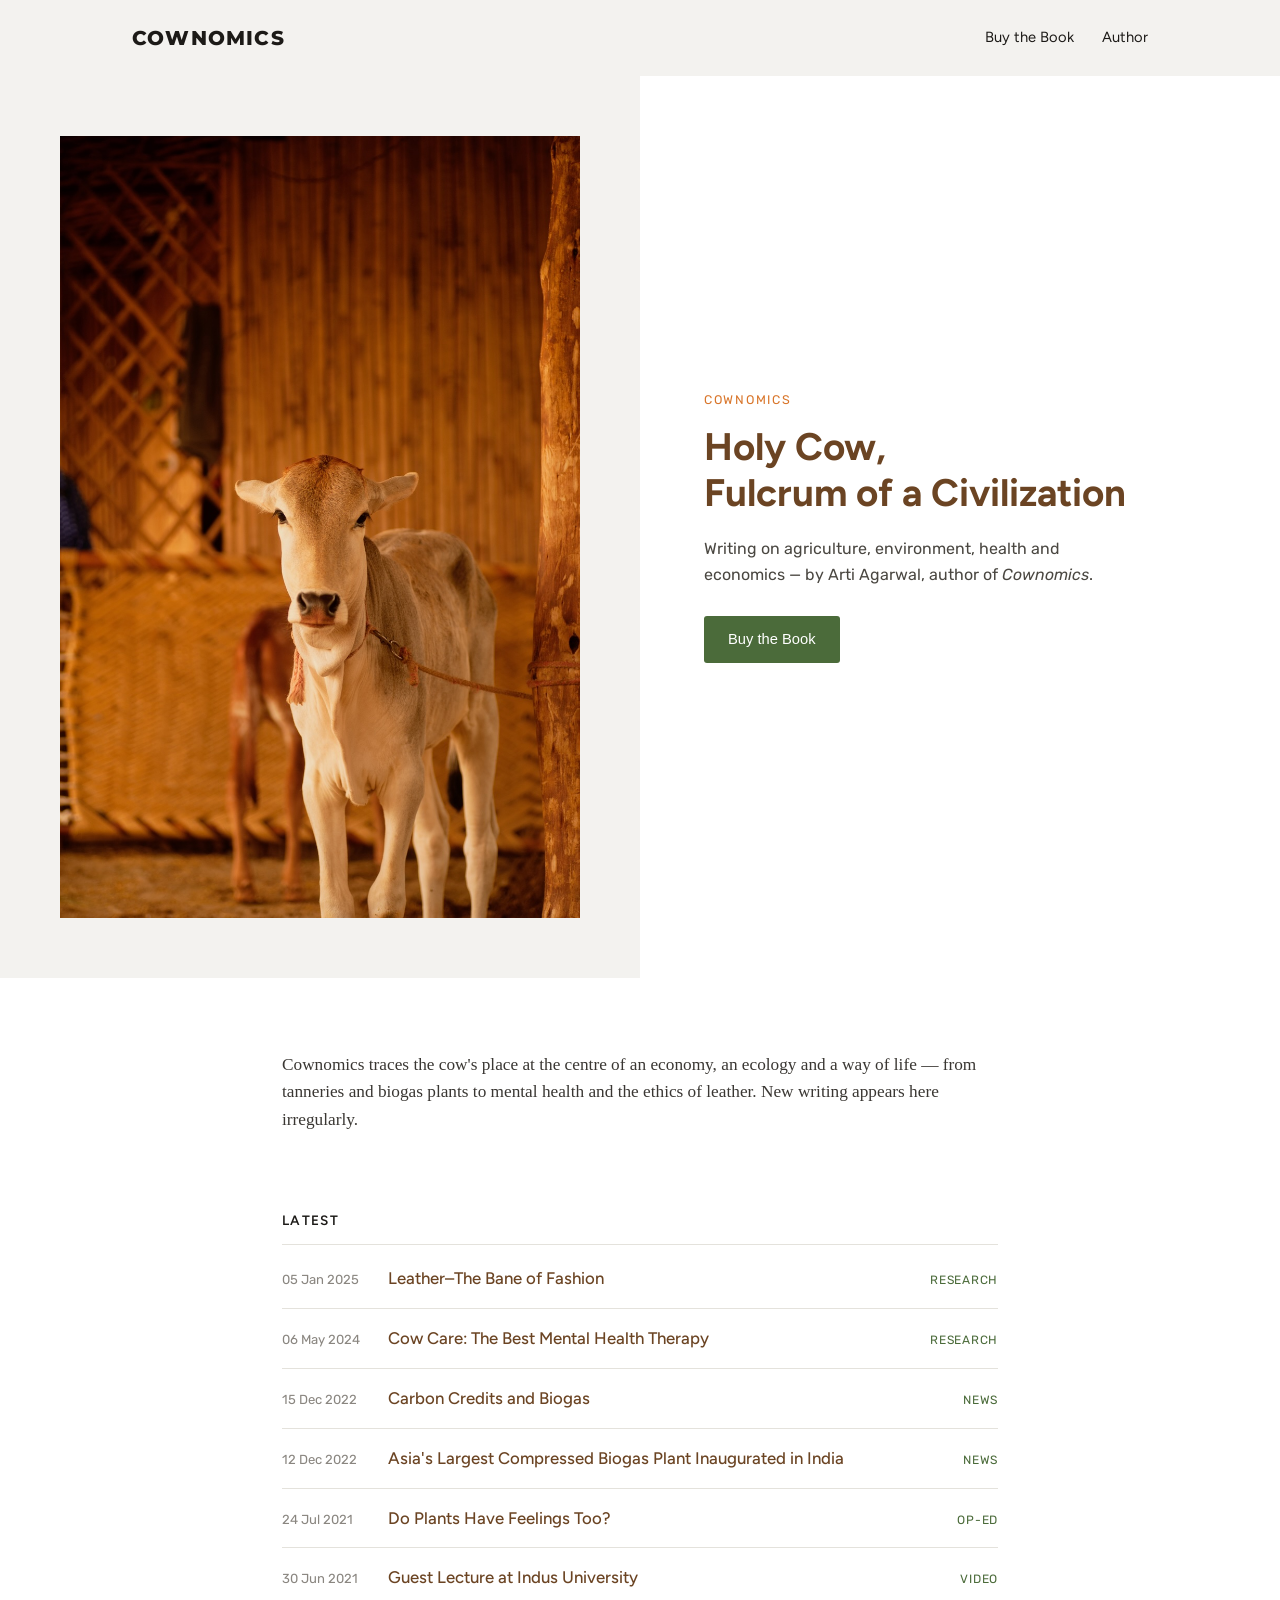
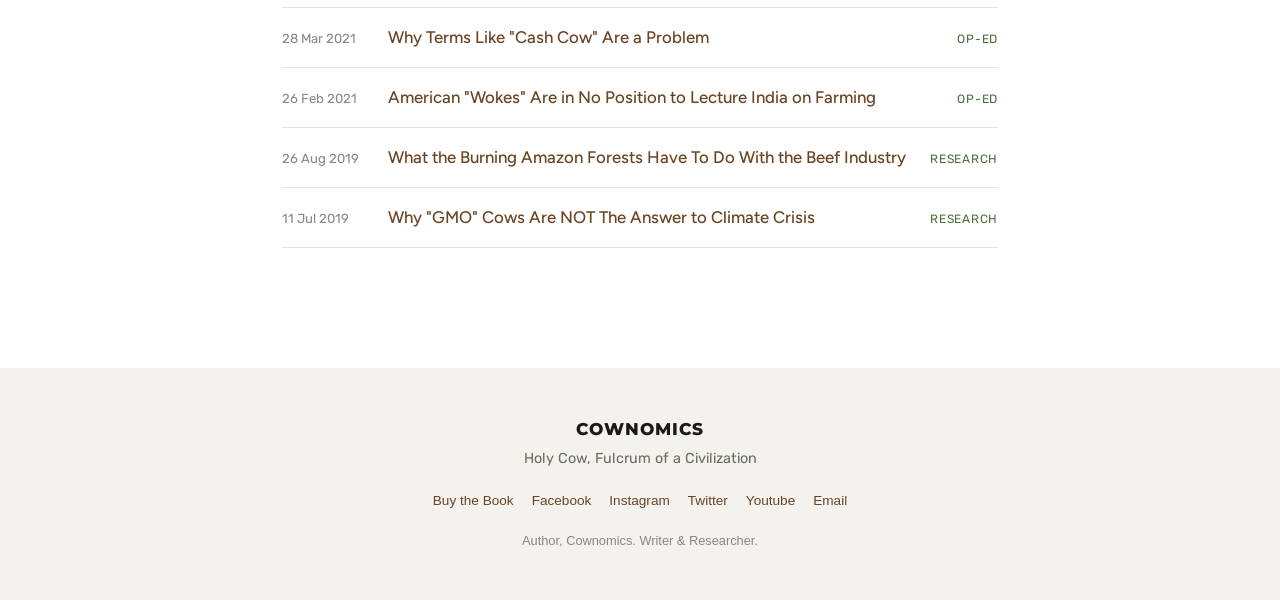
<file: index.html>
<!DOCTYPE html>
<html lang="en">
<head>
<meta charset="UTF-8">
<meta name="viewport" content="width=device-width, initial-scale=1.0">
<title>Cownomics — Holy Cow, Fulcrum of a Civilization</title>
<meta name="description" content="Holy Cow, Fulcrum of a Civilization. Writing on agriculture, environment, health and economics by Arti Agarwal.">
<link rel="canonical" href="https://cownomics.com/">

<link rel="icon" type="image/png" href="images/favicon.png">
<link rel="apple-touch-icon" href="images/favicon.png">

<meta property="og:type" content="website">
<meta property="og:site_name" content="Cownomics">
<meta property="og:title" content="Cownomics — Holy Cow, Fulcrum of a Civilization">
<meta property="og:description" content="Holy Cow, Fulcrum of a Civilization. Writing on agriculture, environment, health and economics by Arti Agarwal.">
<meta property="og:url" content="https://cownomics.com/">
<meta property="og:image" content="images/cows-2019-20.jpg">

<meta name="twitter:card" content="summary_large_image">
<meta name="twitter:title" content="Cownomics — Holy Cow, Fulcrum of a Civilization">
<meta name="twitter:description" content="Holy Cow, Fulcrum of a Civilization. Writing on agriculture, environment, health and economics by Arti Agarwal.">
<meta name="twitter:image" content="images/cows-2019-20.jpg">

<link rel="preconnect" href="https://fonts.googleapis.com">
<link rel="preconnect" href="https://fonts.gstatic.com" crossorigin>
<link href="https://fonts.googleapis.com/css2?family=Figtree:wght@400;500;600;700&family=Montserrat:wght@700;800&family=Rubik:wght@400;500&display=swap" rel="stylesheet">
<link rel="stylesheet" href="styles.css">
</head>
<body>

<header class="site-header">
  <div class="header-inner">
    <a href="/" class="logo">Cownomics</a>
    <nav class="main-nav">
      <a href="/buy.html">Buy the Book</a>
      <a href="https://agarwalarti.github.io">Author</a>
    </nav>
  </div>
</header>

<section class="hero">
  <div class="hero-image">
    <img src="images/calf.jpeg" alt="Cownomics" style="object-fit:contain; padding:60px; background:var(--ash);">
  </div>
  <div class="hero-text">
    <p class="eyebrow">Cownomics</p>
    <h1>Holy Cow,<br>Fulcrum of a Civilization</h1>
    <p class="hero-sub">Writing on agriculture, environment, health and economics — by Arti Agarwal, author of <em>Cownomics</em>.</p>
    <a class="btn" href="/buy.html">Buy the Book</a>
  </div>
</section>

<main class="landing">
  <section class="intro">
    <p>Cownomics traces the cow's place at the centre of an economy, an ecology and a way of life — from tanneries and biogas plants to mental health and the ethics of leather. New writing appears here irregularly.</p>
  </section>

  <section class="articles">
    <h2>Latest</h2>
    <ul class="article-list">
<!-- ARTICLES:START -->
      <li class="article-row">
        <span class="article-date">05 Jan 2025</span>
        <a class="article-title" href="/leather-the-bane-of-fashion.html">Leather–The Bane of Fashion</a>
        <span class="article-tag">Research</span>
      </li>

      <li class="article-row">
        <span class="article-date">06 May 2024</span>
        <a class="article-title" href="/cow-care-the-best-mental-health-therapy.html">Cow Care: The Best Mental Health Therapy</a>
        <span class="article-tag">Research</span>
      </li>

      <li class="article-row">
        <span class="article-date">15 Dec 2022</span>
        <a class="article-title" href="/carbon-credits-and-biogas.html">Carbon Credits and Biogas</a>
        <span class="article-tag">News</span>
      </li>

      <li class="article-row">
        <span class="article-date">12 Dec 2022</span>
        <a class="article-title" href="/asias-largest-compressed-biogas-plant-inaugurated-in-india.html">Asia's Largest Compressed Biogas Plant Inaugurated in India</a>
        <span class="article-tag">News</span>
      </li>

      <li class="article-row">
        <span class="article-date">24 Jul 2021</span>
        <a class="article-title" href="/do-plants-have-feelings-too.html">Do Plants Have Feelings Too?</a>
        <span class="article-tag">Op-Ed</span>
      </li>

      <li class="article-row">
        <span class="article-date">30 Jun 2021</span>
        <a class="article-title" href="/guest-lecture-at-indus-university.html">Guest Lecture at Indus University</a>
        <span class="article-tag">Video</span>
      </li>

      <li class="article-row">
        <span class="article-date">28 Mar 2021</span>
        <a class="article-title" href="/why-terms-like-cash-cow-are-a-problem.html">Why Terms Like "Cash Cow" Are a Problem</a>
        <span class="article-tag">Op-Ed</span>
      </li>

      <li class="article-row">
        <span class="article-date">26 Feb 2021</span>
        <a class="article-title" href="/american-wokes-are-in-no-position-to-lecture-india-on-farming.html">American "Wokes" Are in No Position to Lecture India on Farming</a>
        <span class="article-tag">Op-Ed</span>
      </li>

      <li class="article-row">
        <span class="article-date">26 Aug 2019</span>
        <a class="article-title" href="/what-the-burning-amazon-forests-have-to-do-with-the-beef-industry.html">What the Burning Amazon Forests Have To Do With the Beef Industry</a>
        <span class="article-tag">Research</span>
      </li>

      <li class="article-row">
        <span class="article-date">11 Jul 2019</span>
        <a class="article-title" href="/why-gmo-cows-are-not-the-answer-to-climate-crisis.html">Why "GMO" Cows Are NOT The Answer to Climate Crisis</a>
        <span class="article-tag">Research</span>
      </li>
<!-- ARTICLES:END -->
    </ul>
  </section>
</main>

<footer class="site-footer">
  <div class="footer-inner">
    <p class="footer-brand">Cownomics</p>
    <p class="footer-tagline">Holy Cow, Fulcrum of a Civilization</p>
    <div class="footer-links">
      <a href="/buy.html">Buy the Book</a>
      <a href="https://www.facebook.com/cownomics">Facebook</a>
      <a href="https://instagram.com/cownomics">Instagram</a>
      <a href="https://twitter.com/parantapah">Twitter</a>
      <a href="https://youtube.com/c/ArtiAgarwalCownomics">Youtube</a>
      <a href="mailto:arti@cownomics.com">Email</a>
    </div>
    <p class="footer-note">Author, Cownomics. Writer &amp; Researcher.</p>
  </div>
</footer>

</body>
</html>
</file>
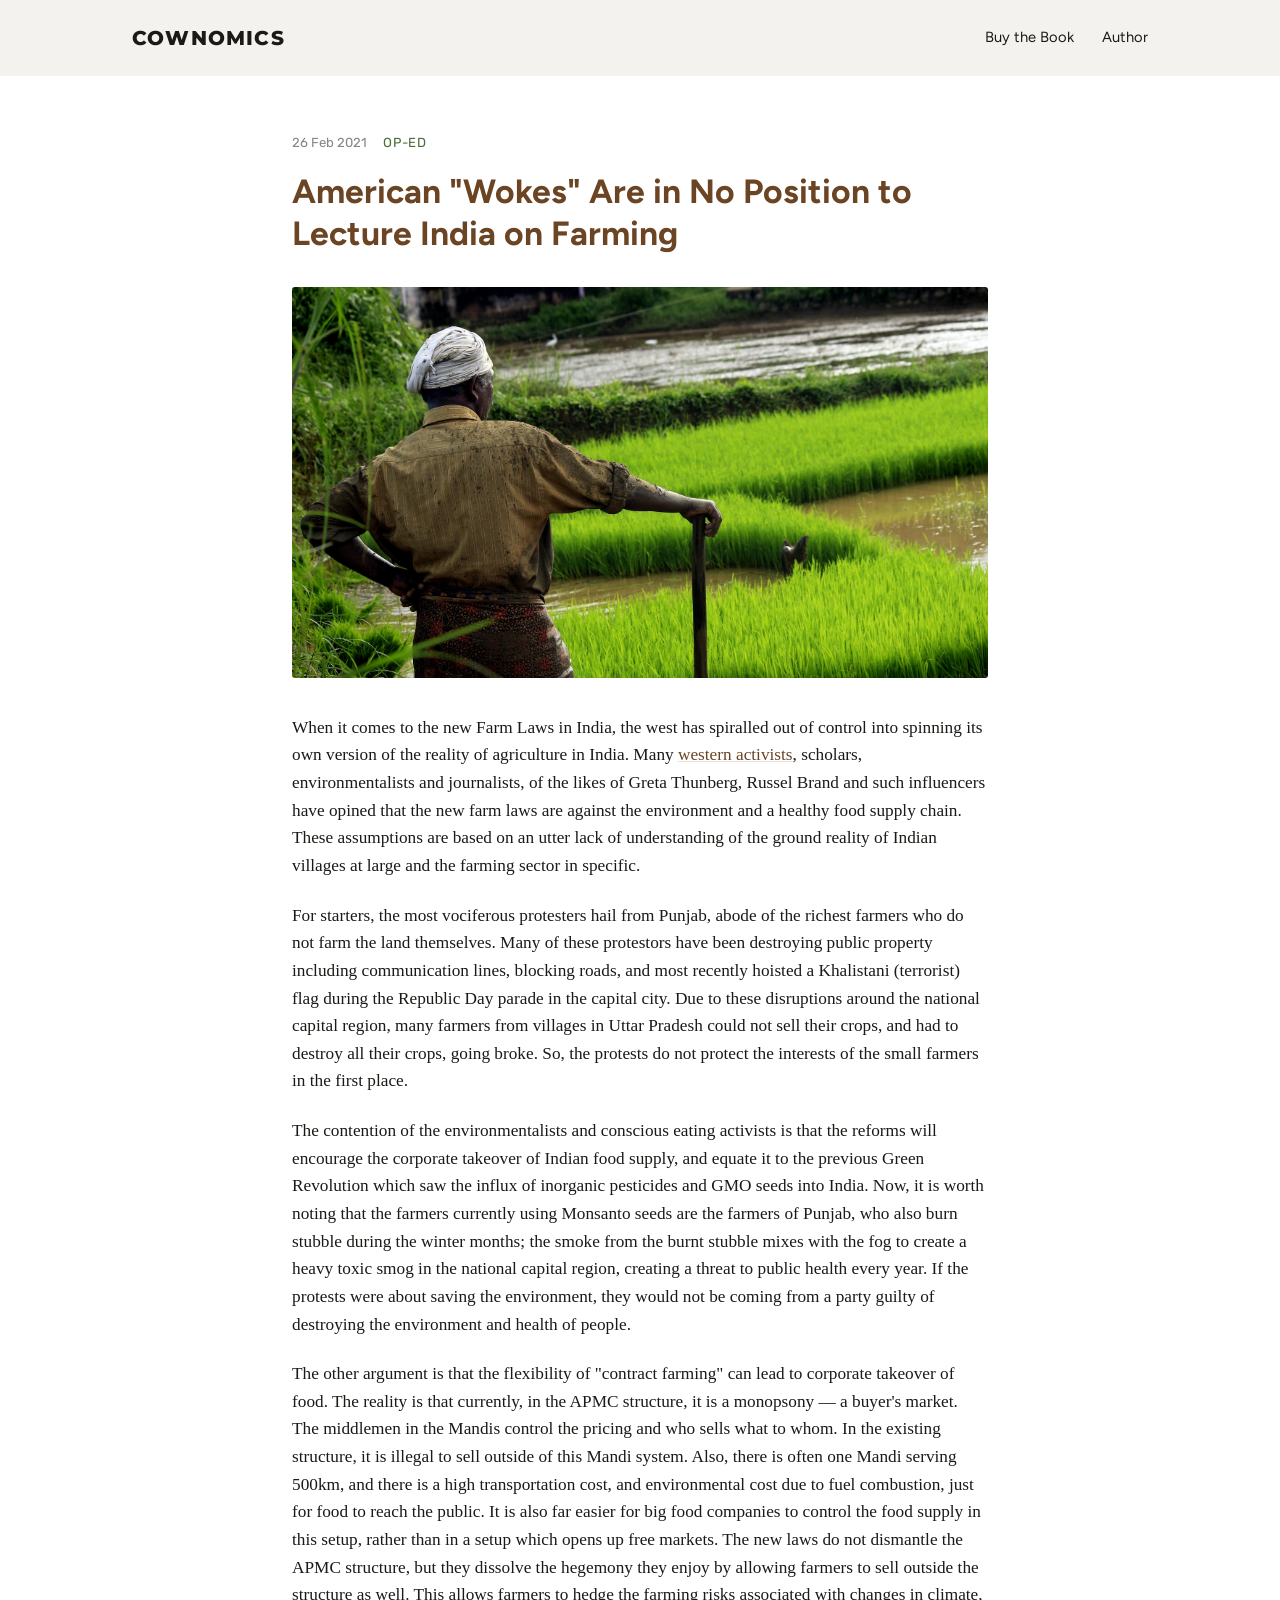
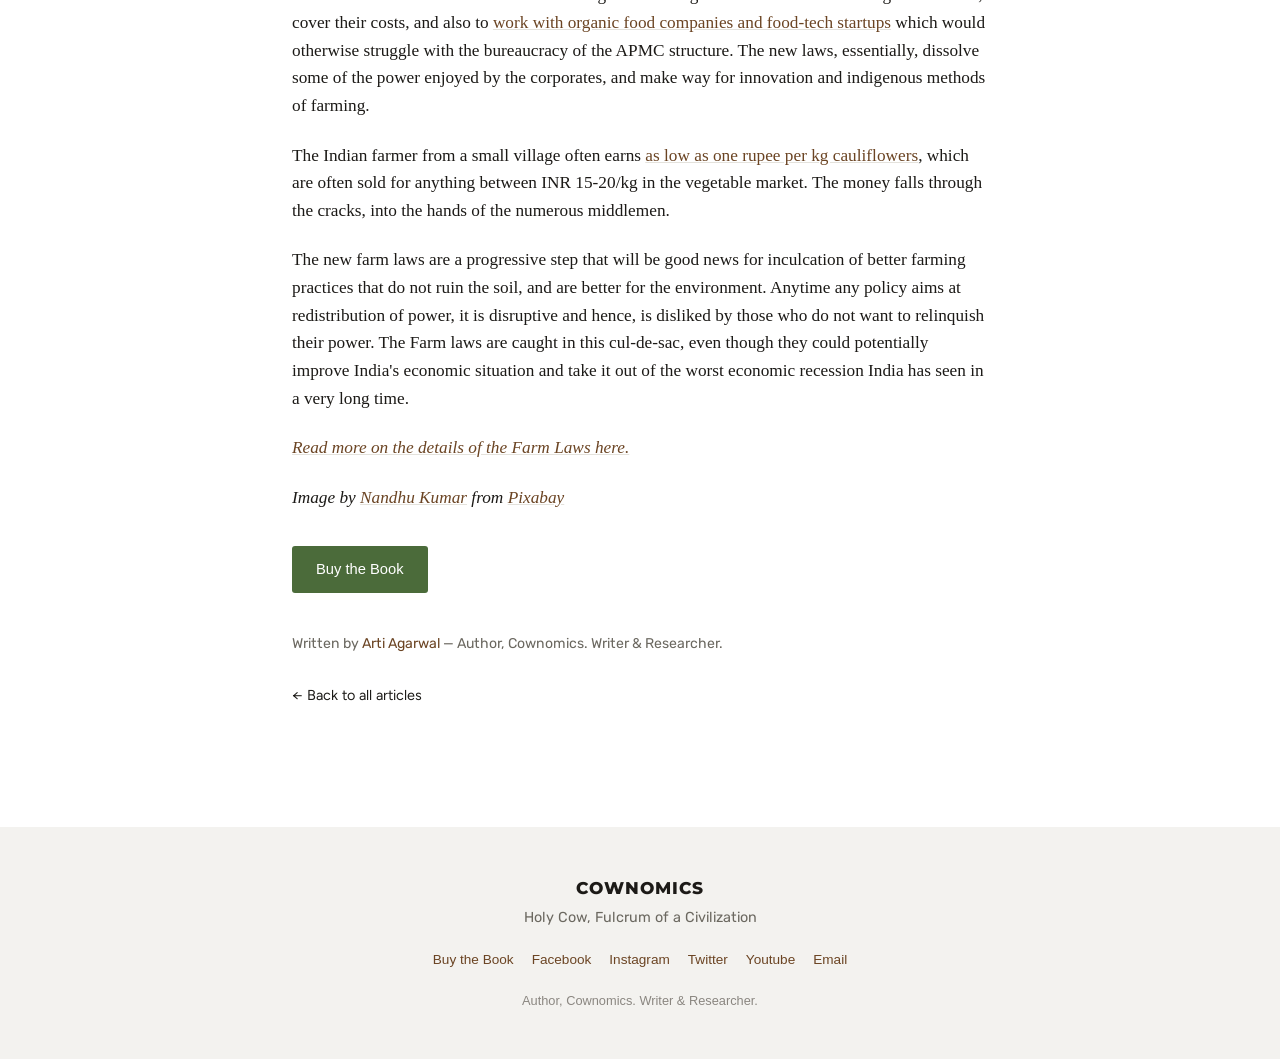
<file: american-wokes-are-in-no-position-to-lecture-india-on-farming.html>
<!DOCTYPE html>
<html lang="en">
<head>
<meta charset="UTF-8">
<meta name="viewport" content="width=device-width, initial-scale=1.0">
<title>American "Wokes" Are in No Position to Lecture India on Farming — Cownomics</title>
<meta name="description" content="When it comes to the new Farm Laws in India, the west has spiralled out of control into spinning its own version of the reality of agriculture in India.">
<link rel="canonical" href="https://cownomics.com/american-wokes-are-in-no-position-to-lecture-india-on-farming.html">

<link rel="icon" type="image/png" href="images/favicon.png">
<link rel="apple-touch-icon" href="images/favicon.png">

<meta property="og:type" content="article">
<meta property="og:site_name" content="Cownomics">
<meta property="og:title" content="American "Wokes" Are in No Position to Lecture India on Farming">
<meta property="og:description" content="When it comes to the new Farm Laws in India, the west has spiralled out of control into spinning its own version of the reality of agriculture in India.">
<meta property="og:url" content="https://cownomics.com/american-wokes-are-in-no-position-to-lecture-india-on-farming.html">
<meta property="og:image" content="images/hope-3467922_1920.jpg">
<meta property="og:image:alt" content="Indian farmland">

<meta name="twitter:card" content="summary_large_image">
<meta name="twitter:title" content="American "Wokes" Are in No Position to Lecture India on Farming">
<meta name="twitter:description" content="When it comes to the new Farm Laws in India, the west has spiralled out of control into spinning its own version of the reality of agriculture in India.">
<meta name="twitter:image" content="images/hope-3467922_1920.jpg">
<meta name="twitter:image:alt" content="Indian farmland">

<link rel="preconnect" href="https://fonts.googleapis.com">
<link rel="preconnect" href="https://fonts.gstatic.com" crossorigin>
<link href="https://fonts.googleapis.com/css2?family=Figtree:wght@400;500;600;700&family=Montserrat:wght@700;800&family=Rubik:wght@400;500&display=swap" rel="stylesheet">
<link rel="stylesheet" href="styles.css">
</head>
<body>

<header class="site-header">
  <div class="header-inner">
    <a href="/" class="logo">Cownomics</a>
    <nav class="main-nav">
      <a href="/buy.html">Buy the Book</a>
      <a href="https://agarwalarti.github.io">Author</a>
    </nav>
  </div>
</header>

<main class="article">
  <div class="article-container">

    <p class="article-meta">
      <span class="article-meta-date">26 Feb 2021</span>
      <span class="article-meta-tag">Op-Ed</span>
    </p>

    <h1 class="article-headline">American "Wokes" Are in No Position to Lecture India on Farming</h1>

    <img class="article-cover" src="images/hope-3467922_1920.jpg" alt="Indian farmland">

    <div class="article-body">
      <p>When it comes to the new Farm Laws in India, the west has spiralled out of control into spinning its own version of the reality of agriculture in India. Many <a href="https://qz.com/india/1973681/after-super-bowl-ad-in-the-new-york-times-backs-indian-farmers/">western activists</a>, scholars, environmentalists and journalists, of the likes of Greta Thunberg, Russel Brand and such influencers have opined that the new farm laws are against the environment and a healthy food supply chain. These assumptions are based on an utter lack of understanding of the ground reality of Indian villages at large and the farming sector in specific.</p>
<p>For starters, the most vociferous protesters hail from Punjab, abode of the richest farmers who do not farm the land themselves. Many of these protestors have been destroying public property including communication lines, blocking roads, and most recently hoisted a Khalistani (terrorist) flag during the Republic Day parade in the capital city. Due to these disruptions around the national capital region, many farmers from villages in Uttar Pradesh could not sell their crops, and had to destroy all their crops, going broke. So, the protests do not protect the interests of the small farmers in the first place.</p>
<p>The contention of the environmentalists and conscious eating activists is that the reforms will encourage the corporate takeover of Indian food supply, and equate it to the previous Green Revolution which saw the influx of inorganic pesticides and GMO seeds into India. Now, it is worth noting that the farmers currently using Monsanto seeds are the farmers of Punjab, who also burn stubble during the winter months; the smoke from the burnt stubble mixes with the fog to create a heavy toxic smog in the national capital region, creating a threat to public health every year. If the protests were about saving the environment, they would not be coming from a party guilty of destroying the environment and health of people.</p>
<p>The other argument is that the flexibility of "contract farming" can lead to corporate takeover of food. The reality is that currently, in the APMC structure, it is a monopsony — a buyer's market. The middlemen in the Mandis control the pricing and who sells what to whom. In the existing structure, it is illegal to sell outside of this Mandi system. Also, there is often one Mandi serving 500km, and there is a high transportation cost, and environmental cost due to fuel combustion, just for food to reach the public. It is also far easier for big food companies to control the food supply in this setup, rather than in a setup which opens up free markets. The new laws do not dismantle the APMC structure, but they dissolve the hegemony they enjoy by allowing farmers to sell outside the structure as well. This allows farmers to hedge the farming risks associated with changes in climate, cover their costs, and also to <a href="https://economictimes.indiatimes.com/news/politics-and-nation/no-question-of-private-firms-grabbing-farmers-land-under-contract-farming-pm-narendra-modi/articleshow/79955439.cms">work with organic food companies and food-tech startups</a> which would otherwise struggle with the bureaucracy of the APMC structure. The new laws, essentially, dissolve some of the power enjoyed by the corporates, and make way for innovation and indigenous methods of farming.</p>
<p>The Indian farmer from a small village often earns <a href="https://www.businessinsider.in/india/news/uttar-pradeshs-farmer-throws-away-ten-quintal-cauliflowers-after-market-body-offers-very-low-price-of-1/kg/articleshow/80663778.cms">as low as one rupee per kg cauliflowers</a>, which are often sold for anything between INR 15-20/kg in the vegetable market. The money falls through the cracks, into the hands of the numerous middlemen.</p>
<p>The new farm laws are a progressive step that will be good news for inculcation of better farming practices that do not ruin the soil, and are better for the environment. Anytime any policy aims at redistribution of power, it is disruptive and hence, is disliked by those who do not want to relinquish their power. The Farm laws are caught in this cul-de-sac, even though they could potentially improve India's economic situation and take it out of the worst economic recession India has seen in a very long time.</p>
<p><em><a href="https://randomvariable.cc/farmer-bills-india-step-towards-free-market-economics-in-agriculture/">Read more on the details of the Farm Laws here.</a></em></p>
<p><em>Image by <a href="https://pixabay.com/users/nandhukumar-1208326/?utm_source=link-attribution&amp;utm_medium=referral&amp;utm_campaign=image&amp;utm_content=3467922">Nandhu Kumar</a> from <a href="https://pixabay.com/?utm_source=link-attribution&amp;utm_medium=referral&amp;utm_campaign=image&amp;utm_content=3467922">Pixabay</a></em></p>
    </div>

    <a class="btn" href="/buy.html">Buy the Book</a>

    <p class="article-byline">Written by <a href="https://gravatar.com/parantapah">Arti Agarwal</a> — Author, Cownomics. Writer &amp; Researcher.</p>

    <a class="back-link" href="/">← Back to all articles</a>

  </div>
</main>

<footer class="site-footer">
  <div class="footer-inner">
    <p class="footer-brand">Cownomics</p>
    <p class="footer-tagline">Holy Cow, Fulcrum of a Civilization</p>
    <div class="footer-links">
      <a href="/buy.html">Buy the Book</a>
      <a href="https://www.facebook.com/cownomics">Facebook</a>
      <a href="https://instagram.com/cownomics">Instagram</a>
      <a href="https://twitter.com/parantapah">Twitter</a>
      <a href="https://youtube.com/c/ArtiAgarwalCownomics">Youtube</a>
      <a href="mailto:arti@artiagarwal.me">Email</a>
    </div>
    <p class="footer-note">Author, Cownomics. Writer &amp; Researcher.</p>
  </div>
</footer>

</body>
</html>
</file>
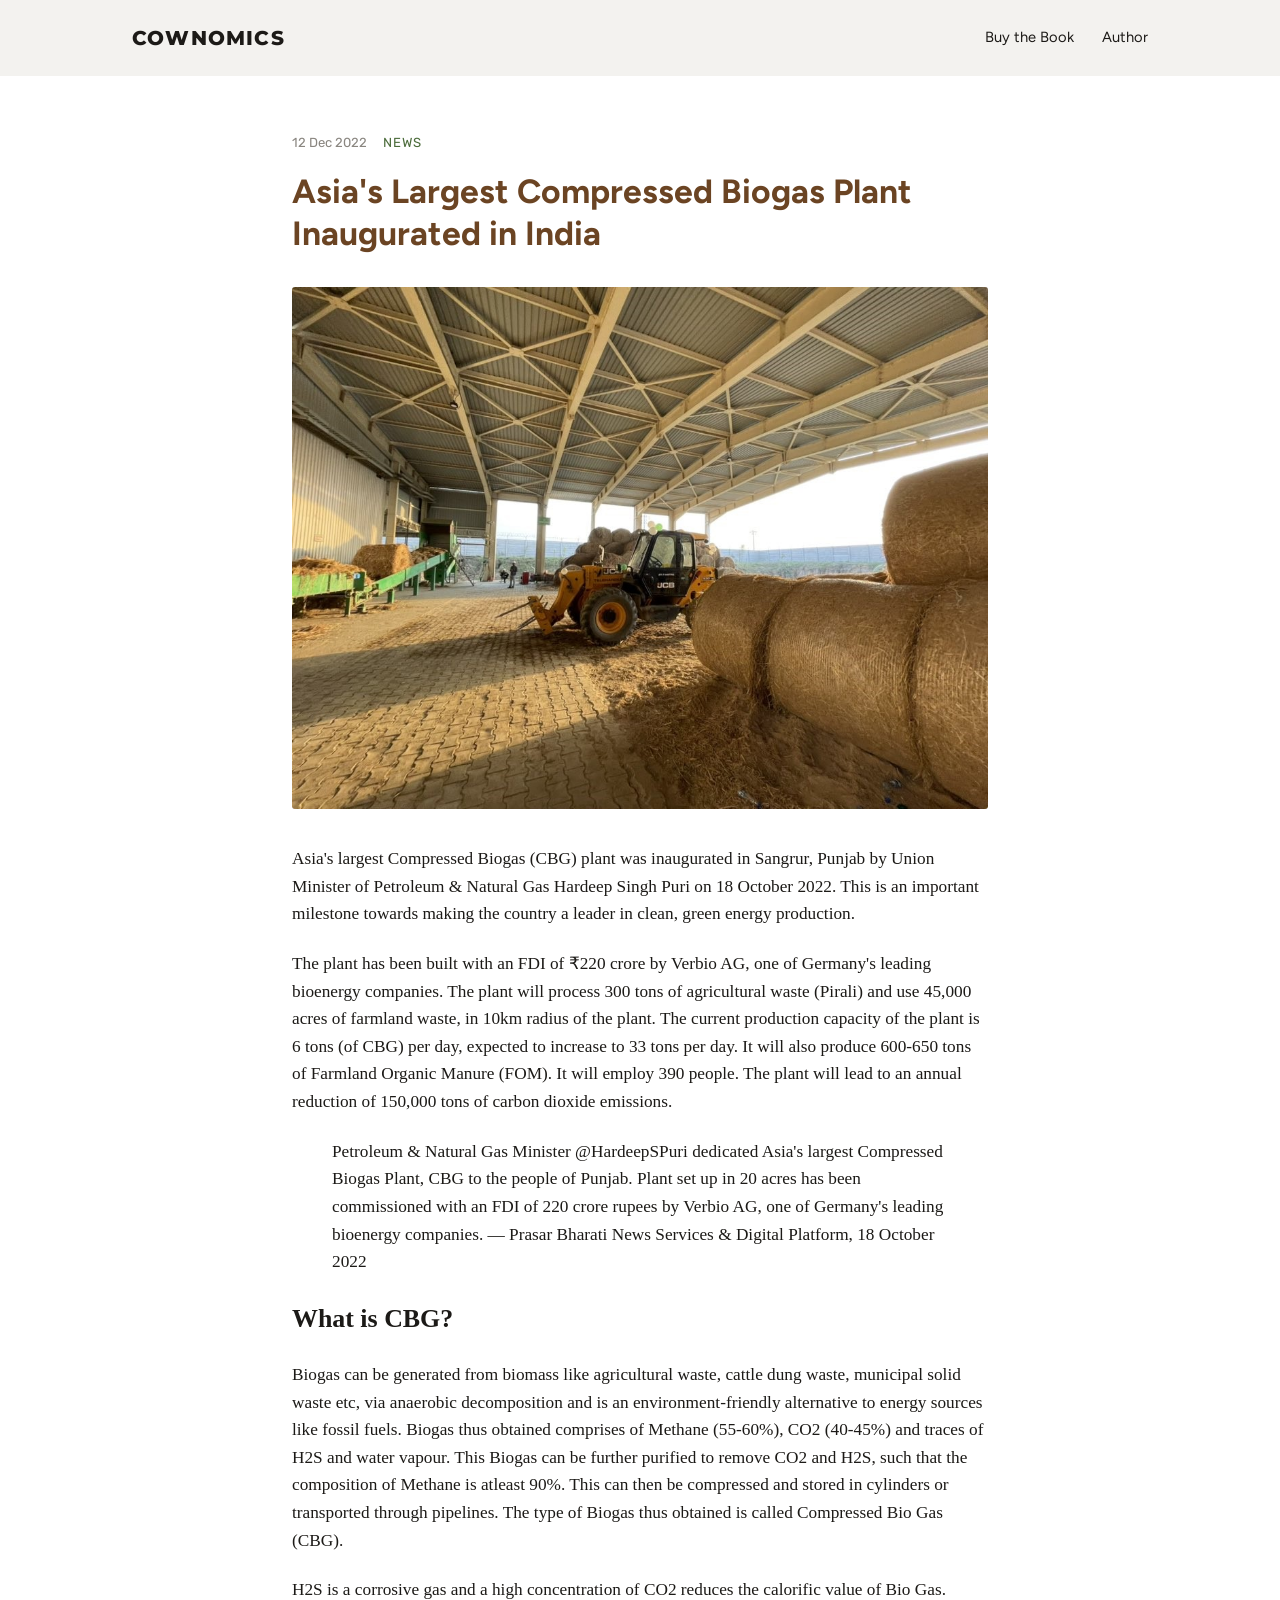
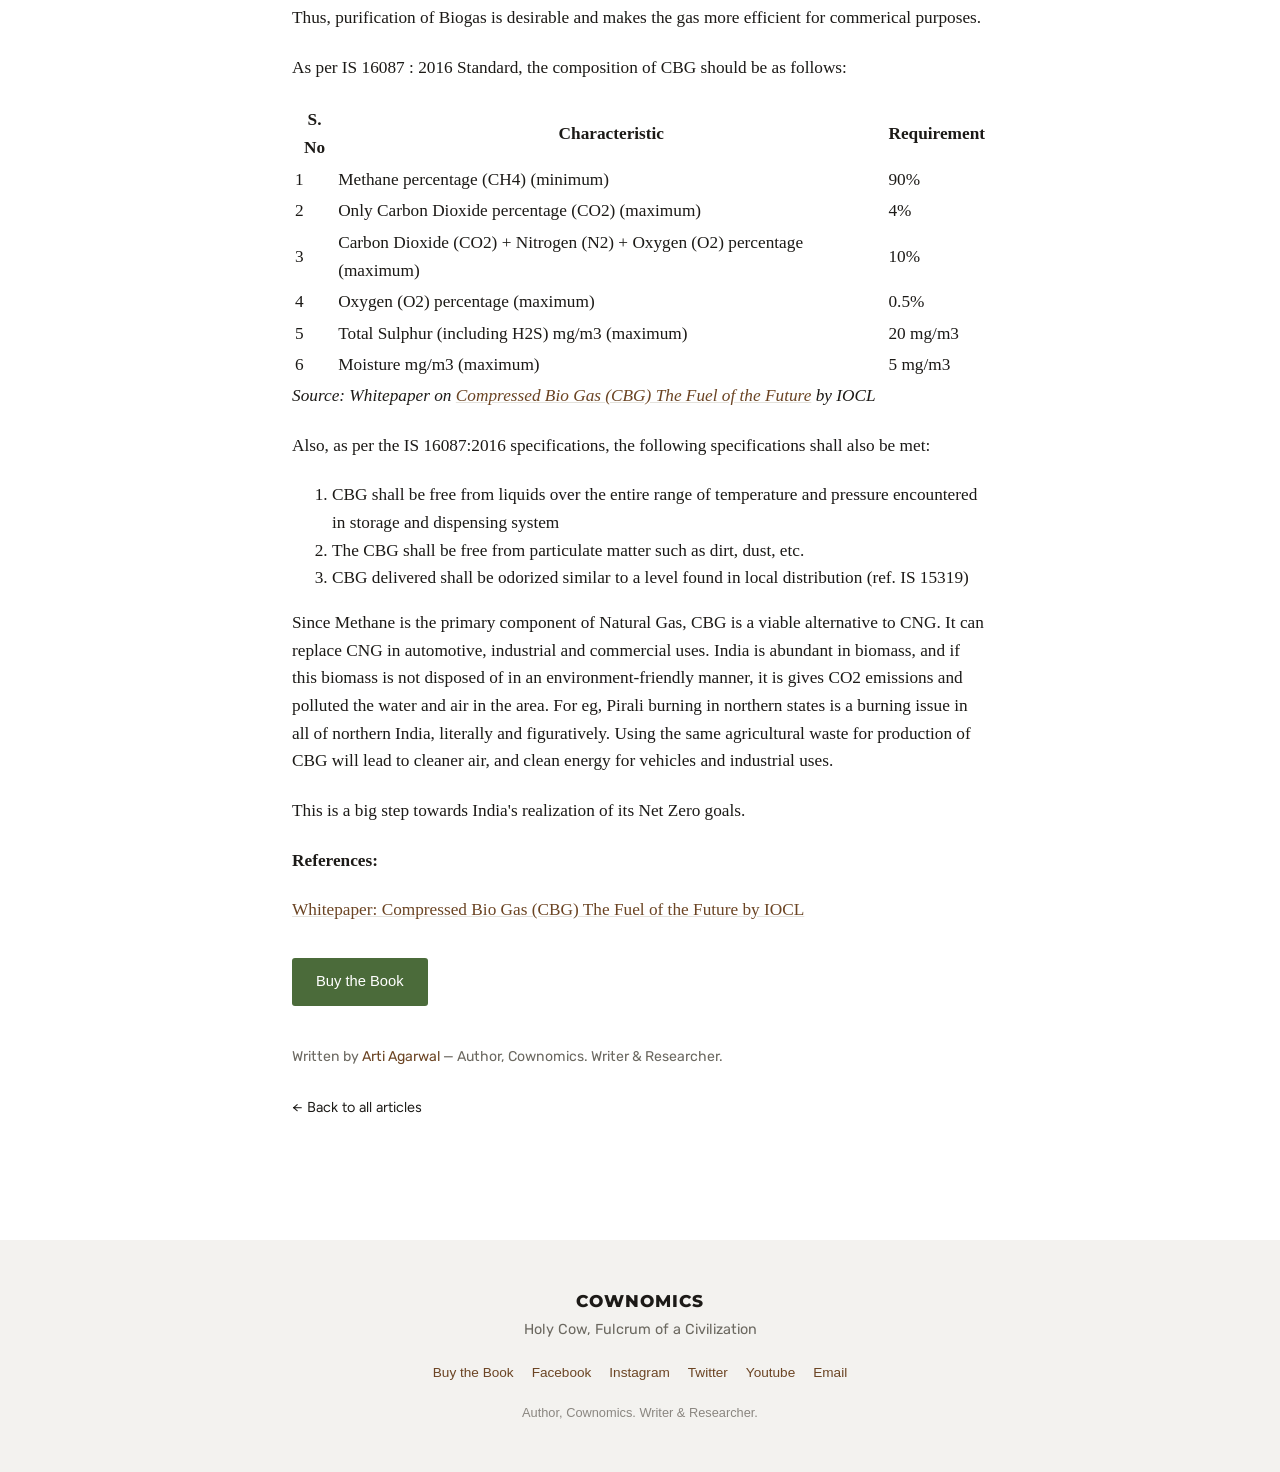
<file: asias-largest-compressed-biogas-plant-inaugurated-in-india.html>
<!DOCTYPE html>
<html lang="en">
<head>
<meta charset="UTF-8">
<meta name="viewport" content="width=device-width, initial-scale=1.0">
<title>Asia's Largest Compressed Biogas Plant Inaugurated in India — Cownomics</title>
<meta name="description" content="Asia's largest CBG plant has been inaugurated in Sangrur, Punjab. It can produce 33 TPD of CBG and 600-650 TPS of Farmland Manure.">
<link rel="canonical" href="https://cownomics.com/asias-largest-compressed-biogas-plant-inaugurated-in-india.html">

<link rel="icon" type="image/png" href="images/favicon.png">
<link rel="apple-touch-icon" href="images/favicon.png">

<meta property="og:type" content="article">
<meta property="og:site_name" content="Cownomics">
<meta property="og:title" content="Asia's Largest Compressed Biogas Plant Inaugurated in India">
<meta property="og:description" content="Asia's largest CBG plant has been inaugurated in Sangrur, Punjab. It can produce 33 TPD of CBG and 600-650 TPS of Farmland Manure.">
<meta property="og:url" content="https://cownomics.com/asias-largest-compressed-biogas-plant-inaugurated-in-india.html">
<meta property="og:image" content="images/cbg-punjab-2.jpeg">
<meta property="og:image:alt" content="CBG plant in Punjab">

<meta name="twitter:card" content="summary_large_image">
<meta name="twitter:title" content="Asia's Largest Compressed Biogas Plant Inaugurated in India">
<meta name="twitter:description" content="Asia's largest CBG plant has been inaugurated in Sangrur, Punjab. It can produce 33 TPD of CBG and 600-650 TPS of Farmland Manure.">
<meta name="twitter:image" content="images/cbg-punjab-2.jpeg">
<meta name="twitter:image:alt" content="CBG plant in Punjab">

<link rel="preconnect" href="https://fonts.googleapis.com">
<link rel="preconnect" href="https://fonts.gstatic.com" crossorigin>
<link href="https://fonts.googleapis.com/css2?family=Figtree:wght@400;500;600;700&family=Montserrat:wght@700;800&family=Rubik:wght@400;500&display=swap" rel="stylesheet">
<link rel="stylesheet" href="styles.css">
</head>
<body>

<header class="site-header">
  <div class="header-inner">
    <a href="/" class="logo">Cownomics</a>
    <nav class="main-nav">
      <a href="/buy.html">Buy the Book</a>
      <a href="https://agarwalarti.github.io">Author</a>
    </nav>
  </div>
</header>

<main class="article">
  <div class="article-container">

    <p class="article-meta">
      <span class="article-meta-date">12 Dec 2022</span>
      <span class="article-meta-tag">News</span>
    </p>

    <h1 class="article-headline">Asia's Largest Compressed Biogas Plant Inaugurated in India</h1>

    <img class="article-cover" src="images/cbg-punjab-2.jpeg" alt="CBG plant in Punjab">

    <div class="article-body">
      <p>Asia's largest Compressed Biogas (CBG) plant was inaugurated in Sangrur, Punjab by Union Minister of Petroleum &amp; Natural Gas Hardeep Singh Puri on 18 October 2022. This is an important milestone towards making the country a leader in clean, green energy production.</p>
<p>The plant has been built with an FDI of ₹220 crore by Verbio AG, one of Germany's leading bioenergy companies. The plant will process 300 tons of agricultural waste (Pirali) and use 45,000 acres of farmland waste, in 10km radius of the plant. The current production capacity of the plant is 6 tons (of CBG) per day, expected to increase to 33 tons per day. It will also produce 600-650 tons of Farmland Organic Manure (FOM). It will employ 390 people. The plant will lead to an annual reduction of 150,000 tons of carbon dioxide emissions.</p>
<blockquote>
<p>Petroleum &amp; Natural Gas Minister @HardeepSPuri dedicated Asia's largest Compressed Biogas Plant, CBG to the people of Punjab. Plant set up in 20 acres has been commissioned with an FDI of 220 crore rupees by Verbio AG, one of Germany's leading bioenergy companies.
— Prasar Bharati News Services &amp; Digital Platform, 18 October 2022</p>
</blockquote>
<h2>What is CBG?</h2>
<p>Biogas can be generated from biomass like agricultural waste, cattle dung waste, municipal solid waste etc, via anaerobic decomposition and is an environment-friendly alternative to energy sources like fossil fuels. Biogas thus obtained comprises of Methane (55-60%), CO2 (40-45%) and traces of H2S and water vapour. This Biogas can be further purified to remove CO2 and H2S, such that the composition of Methane is atleast 90%. This can then be compressed and stored in cylinders or transported through pipelines. The type of Biogas thus obtained is called Compressed Bio Gas (CBG).</p>
<p>H2S is a corrosive gas and a high concentration of CO2 reduces the calorific value of Bio Gas. Thus, purification of Biogas is desirable and makes the gas more efficient for commerical purposes.</p>
<p>As per IS 16087 : 2016 Standard, the composition of CBG should be as follows:</p>
<table>
<thead>
<tr>
<th>S. No</th>
<th>Characteristic</th>
<th>Requirement</th>
</tr>
</thead>
<tbody>
<tr>
<td>1</td>
<td>Methane percentage (CH4) (minimum)</td>
<td>90%</td>
</tr>
<tr>
<td>2</td>
<td>Only Carbon Dioxide percentage (CO2) (maximum)</td>
<td>4%</td>
</tr>
<tr>
<td>3</td>
<td>Carbon Dioxide (CO2) + Nitrogen (N2) + Oxygen (O2) percentage (maximum)</td>
<td>10%</td>
</tr>
<tr>
<td>4</td>
<td>Oxygen (O2) percentage (maximum)</td>
<td>0.5%</td>
</tr>
<tr>
<td>5</td>
<td>Total Sulphur (including H2S) mg/m3 (maximum)</td>
<td>20 mg/m3</td>
</tr>
<tr>
<td>6</td>
<td>Moisture mg/m3 (maximum)</td>
<td>5 mg/m3</td>
</tr>
</tbody>
</table>
<p><em>Source: Whitepaper on <a href="https://www.iocl.com/download/White_Paper_EOI_1.pdf">Compressed Bio Gas (CBG) The Fuel of the Future</a> by IOCL</em></p>
<p>Also, as per the IS 16087:2016 specifications, the following specifications shall also be met:</p>
<ol>
<li>CBG shall be free from liquids over the entire range of temperature and pressure encountered in storage and dispensing system</li>
<li>The CBG shall be free from particulate matter such as dirt, dust, etc.</li>
<li>CBG delivered shall be odorized similar to a level found in local distribution (ref. IS 15319)</li>
</ol>
<p>Since Methane is the primary component of Natural Gas, CBG is a viable alternative to CNG. It can replace CNG in automotive, industrial and commercial uses. India is abundant in biomass, and if this biomass is not disposed of in an environment-friendly manner, it is gives CO2 emissions and polluted the water and air in the area. For eg, Pirali burning in northern states is a burning issue in all of northern India, literally and figuratively. Using the same agricultural waste for production of CBG will lead to cleaner air, and clean energy for vehicles and industrial uses.</p>
<p>This is a big step towards India's realization of its Net Zero goals.</p>
<p><strong>References:</strong></p>
<p><a href="https://www.iocl.com/download/White_Paper_EOI_1.pdf">Whitepaper: Compressed Bio Gas (CBG) The Fuel of the Future by IOCL</a></p>
    </div>

    <a class="btn" href="/buy.html">Buy the Book</a>

    <p class="article-byline">Written by <a href="https://gravatar.com/parantapah">Arti Agarwal</a> — Author, Cownomics. Writer &amp; Researcher.</p>

    <a class="back-link" href="/">← Back to all articles</a>

  </div>
</main>

<footer class="site-footer">
  <div class="footer-inner">
    <p class="footer-brand">Cownomics</p>
    <p class="footer-tagline">Holy Cow, Fulcrum of a Civilization</p>
    <div class="footer-links">
      <a href="/buy.html">Buy the Book</a>
      <a href="https://www.facebook.com/cownomics">Facebook</a>
      <a href="https://instagram.com/cownomics">Instagram</a>
      <a href="https://twitter.com/parantapah">Twitter</a>
      <a href="https://youtube.com/c/ArtiAgarwalCownomics">Youtube</a>
      <a href="mailto:arti@artiagarwal.me">Email</a>
    </div>
    <p class="footer-note">Author, Cownomics. Writer &amp; Researcher.</p>
  </div>
</footer>

</body>
</html>
</file>
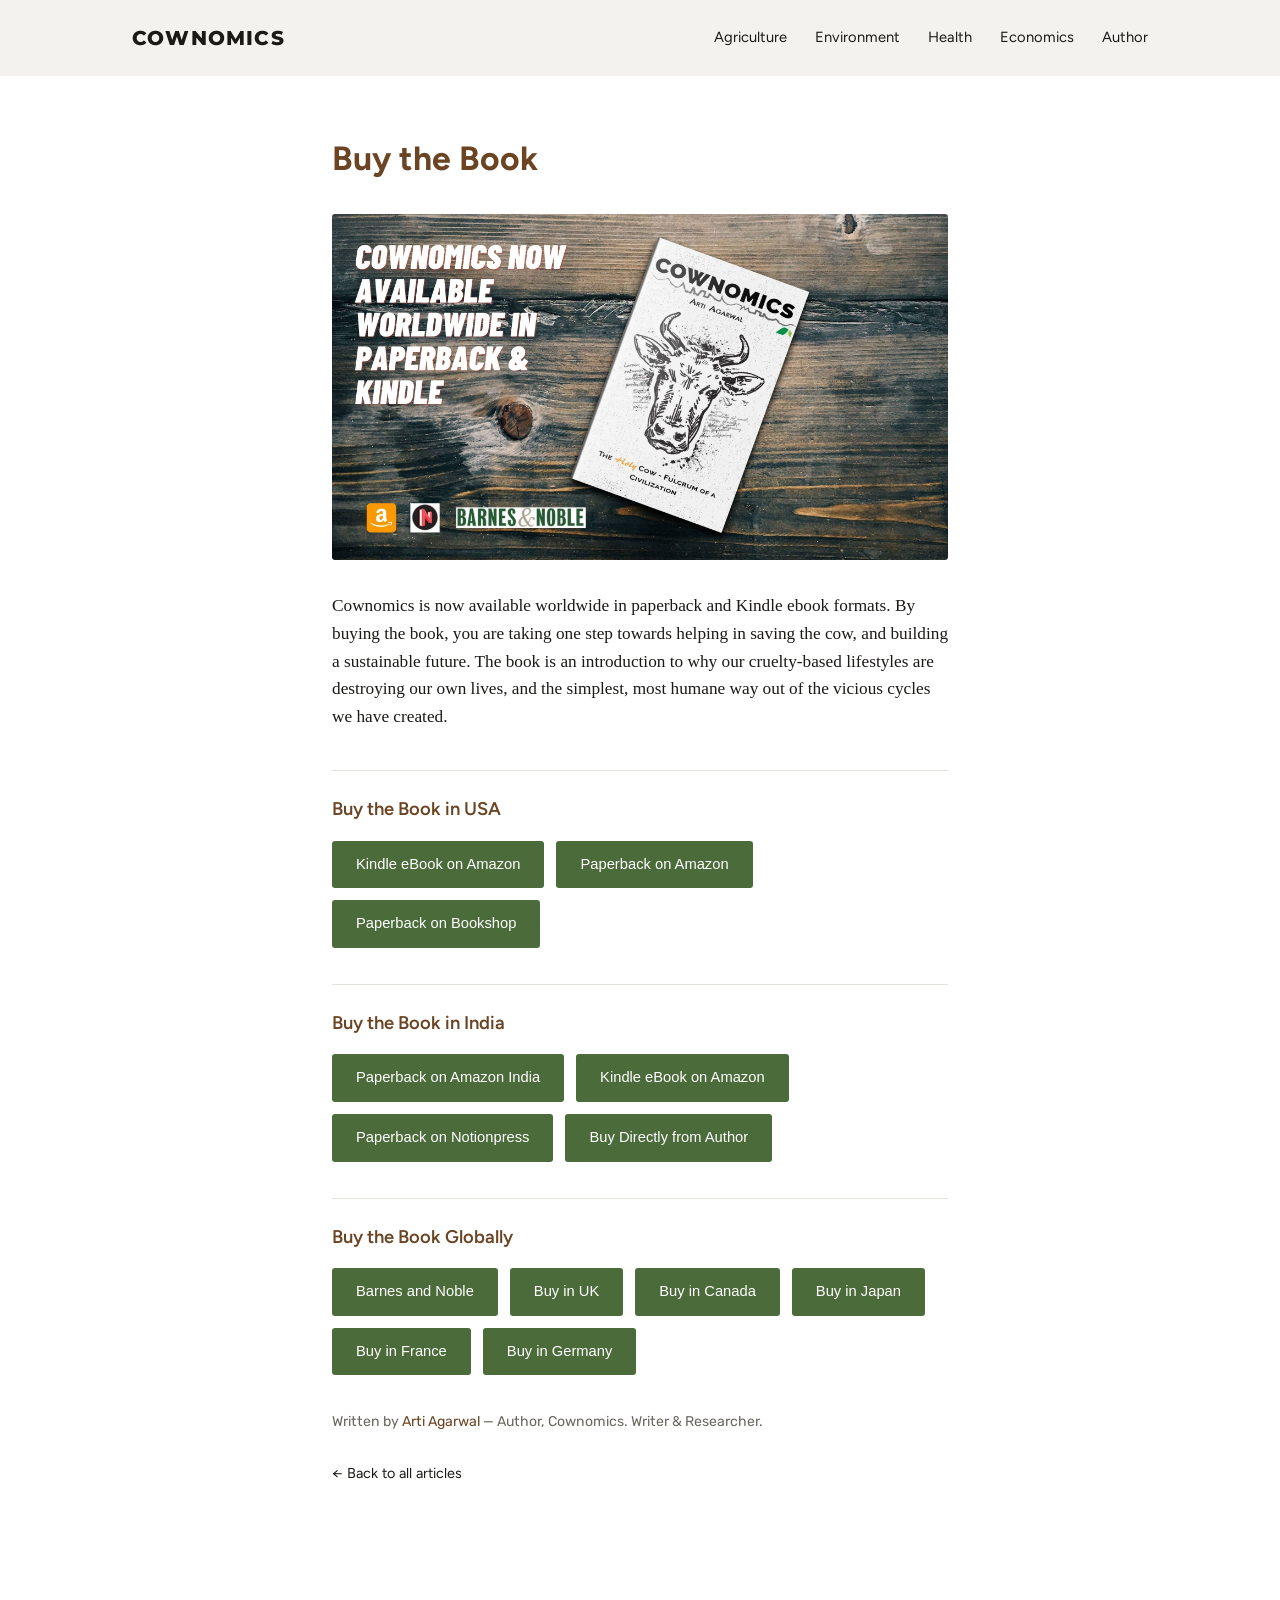
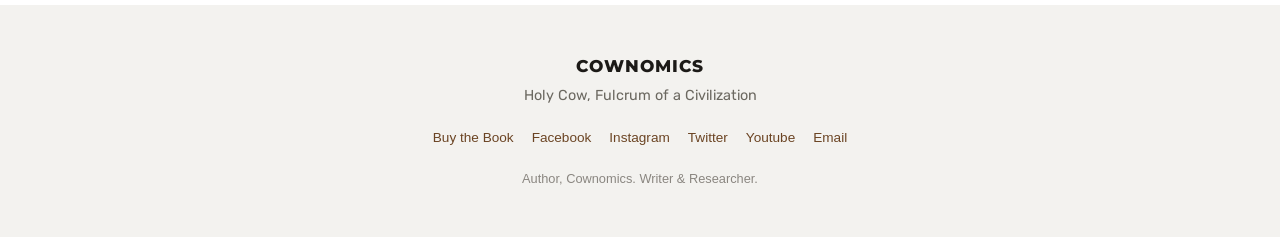
<file: buy.html>
<!DOCTYPE html>
<html lang="en">
<head>
<meta charset="UTF-8">
<meta name="viewport" content="width=device-width, initial-scale=1.0">
<title>Buy the Book — Cownomics</title>
<meta name="description" content="Cownomics is now available worldwide in paperback and Kindle ebook formats.">
<link rel="canonical" href="https://cownomics.com/buy.html">

<link rel="icon" type="image/png" href="images/favicon.png">
<link rel="apple-touch-icon" href="images/favicon.png">

<meta property="og:type" content="website">
<meta property="og:site_name" content="Cownomics">
<meta property="og:title" content="Buy the Book — Cownomics">
<meta property="og:description" content="Cownomics is now available worldwide in paperback and Kindle ebook formats.">
<meta property="og:url" content="https://cownomics.com/buy.html">
<meta property="og:image" content="images/buy-the-book-banner.jpg">

<meta name="twitter:card" content="summary_large_image">
<meta name="twitter:title" content="Buy the Book — Cownomics">
<meta name="twitter:description" content="Cownomics is now available worldwide in paperback and Kindle ebook formats.">
<meta name="twitter:image" content="images/buy-the-book-banner.jpg">

<link rel="preconnect" href="https://fonts.googleapis.com">
<link rel="preconnect" href="https://fonts.gstatic.com" crossorigin>
<link href="https://fonts.googleapis.com/css2?family=Figtree:wght@400;500;600;700&family=Montserrat:wght@700;800&family=Rubik:wght@400;500&display=swap" rel="stylesheet">
<link rel="stylesheet" href="styles.css">
</head>
<body>

<header class="site-header">
  <div class="header-inner">
    <a href="/" class="logo">Cownomics</a>
    <nav class="main-nav">
      <a href="/tag/agriculture.html">Agriculture</a>
      <a href="/tag/environment.html">Environment</a>
      <a href="/tag/health.html">Health</a>
      <a href="/tag/economics.html">Economics</a>
      <a href="https://gravatar.com/parantapah">Author</a>
    </nav>
  </div>
</header>

<main class="buy-page">
  <div class="buy-container">

    <h1 class="buy-headline">Buy the Book</h1>

    <img class="buy-banner" src="images/buy-the-book-banner.jpg" alt="Cownomics book banner">

    <p class="buy-intro">Cownomics is now available worldwide in paperback and Kindle ebook formats. By buying the book, you are taking one step towards helping in saving the cow, and building a sustainable future. The book is an introduction to why our cruelty-based lifestyles are destroying our own lives, and the simplest, most humane way out of the vicious cycles we have created.</p>

    <section class="buy-group">
      <h2>Buy the Book in USA</h2>
      <div class="buy-links">
        <a class="btn" href="https://amzn.to/3fl4wHH">Kindle eBook on Amazon</a>
        <a class="btn" href="https://amzn.to/2NYJpQ8">Paperback on Amazon</a>
        <a class="btn" href="https://bookshop.org/books/cownomics-the-holy-cow-fulcrum-of-a-civilization/9798689868127">Paperback on Bookshop</a>
      </div>
    </section>

    <section class="buy-group">
      <h2>Buy the Book in India</h2>
      <div class="buy-links">
        <a class="btn" href="https://amzn.to/3debOu7">Paperback on Amazon India</a>
        <a class="btn" href="https://amzn.to/3rvEowi">Kindle eBook on Amazon</a>
        <a class="btn" href="https://notionpress.com/read/cownomics">Paperback on Notionpress</a>
        <a class="btn" href="https://www.instamojo.com/artiagarwal/cownomics/">Buy Directly from Author</a>
      </div>
    </section>

    <section class="buy-group">
      <h2>Buy the Book Globally</h2>
      <div class="buy-links">
        <a class="btn" href="https://www.barnesandnoble.com/w/cownomics-arti-agarwal/1139105305?ean=9781034662587">Barnes and Noble</a>
        <a class="btn" href="https://www.amazon.co.uk/dp/B08ZVY3TD9">Buy in UK</a>
        <a class="btn" href="https://www.amazon.ca/dp/B08ZVY3TD9">Buy in Canada</a>
        <a class="btn" href="https://www.amazon.co.jp/dp/B08ZVY3TD9">Buy in Japan</a>
        <a class="btn" href="https://www.amazon.fr/dp/B08ZVY3TD9">Buy in France</a>
        <a class="btn" href="https://www.amazon.de/dp/B08ZVY3TD9">Buy in Germany</a>
      </div>
    </section>

    <p class="buy-byline">Written by <a href="https://gravatar.com/parantapah">Arti Agarwal</a> — Author, Cownomics. Writer &amp; Researcher.</p>

    <a class="back-link" href="/">← Back to all articles</a>

  </div>
</main>

<footer class="site-footer">
  <div class="footer-inner">
    <p class="footer-brand">Cownomics</p>
    <p class="footer-tagline">Holy Cow, Fulcrum of a Civilization</p>
    <div class="footer-links">
      <a href="/buy.html">Buy the Book</a>
      <a href="https://www.facebook.com/cownomics">Facebook</a>
      <a href="https://instagram.com/cownomics">Instagram</a>
      <a href="https://twitter.com/parantapah">Twitter</a>
      <a href="https://youtube.com/c/ArtiAgarwalCownomics">Youtube</a>
      <a href="mailto:arti@artiagarwal.me">Email</a>
    </div>
    <p class="footer-note">Author, Cownomics. Writer &amp; Researcher.</p>
  </div>
</footer>

</body>
</html>
</file>
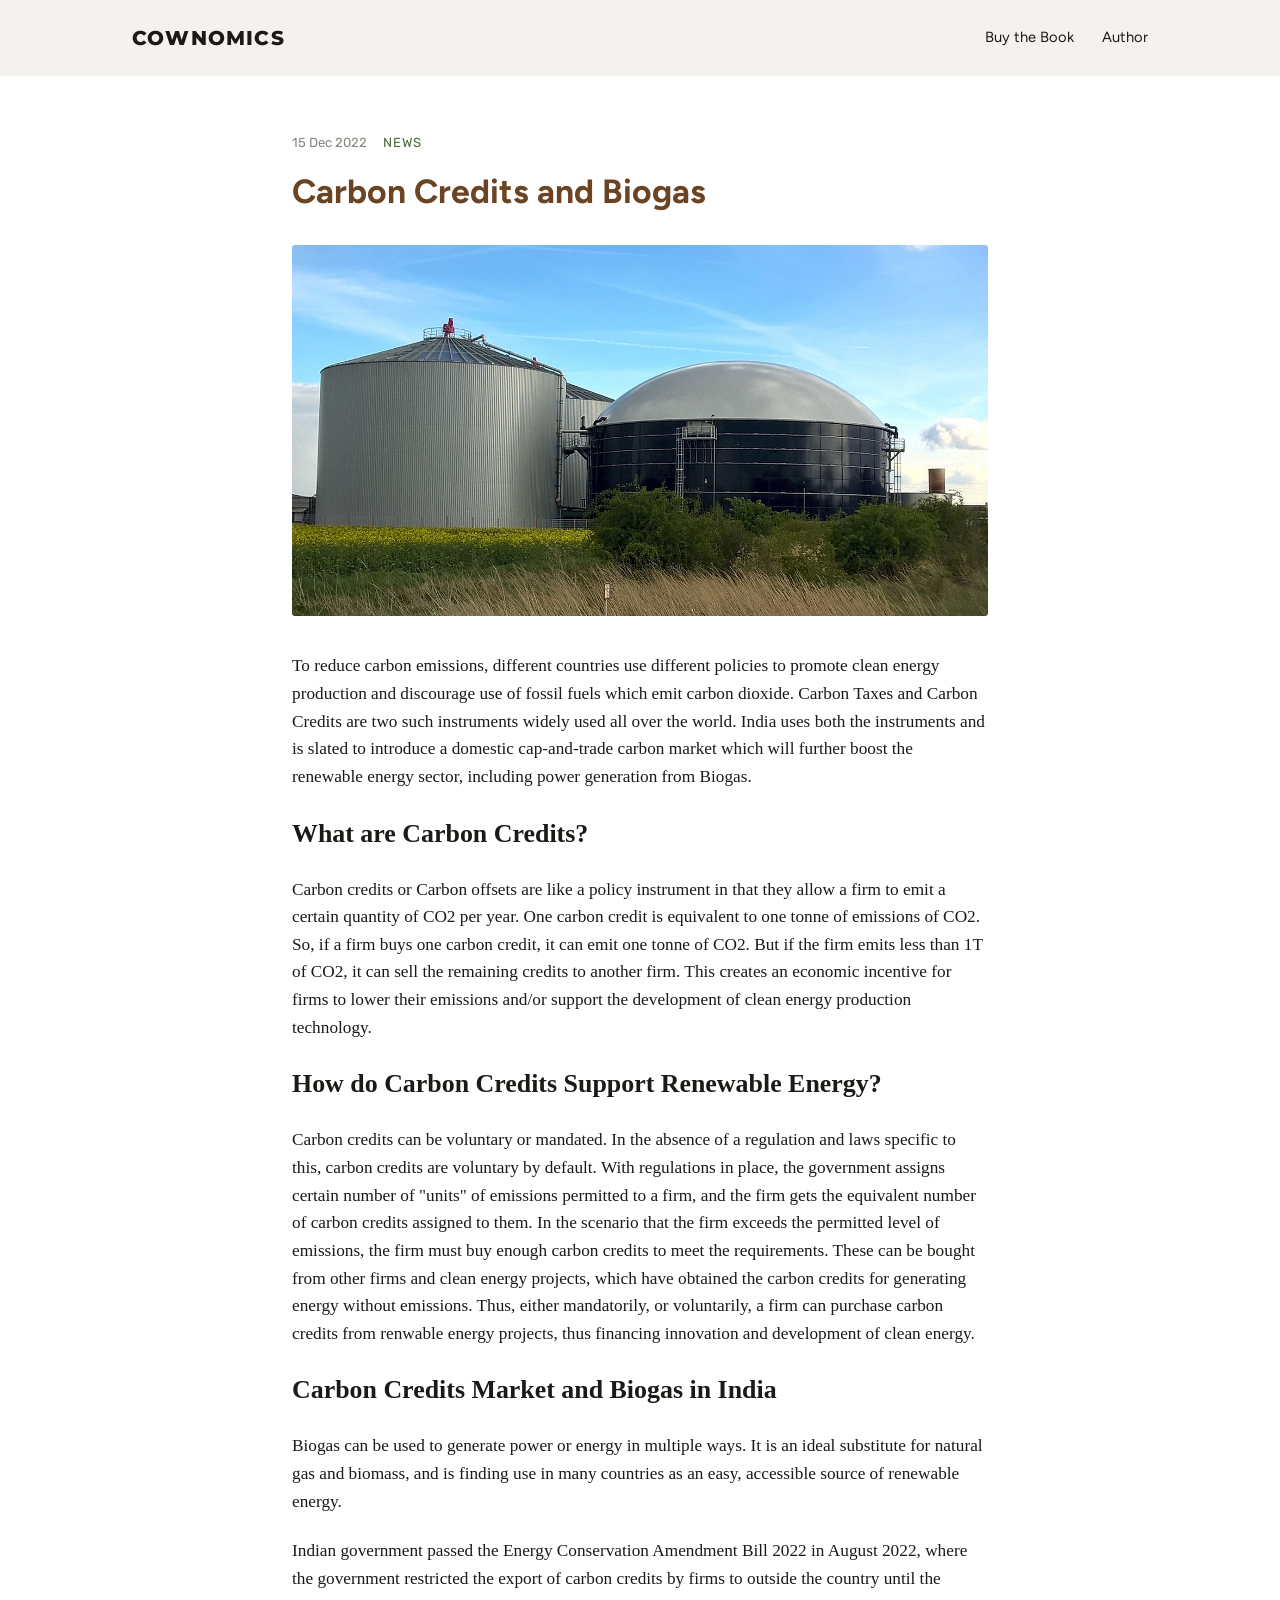
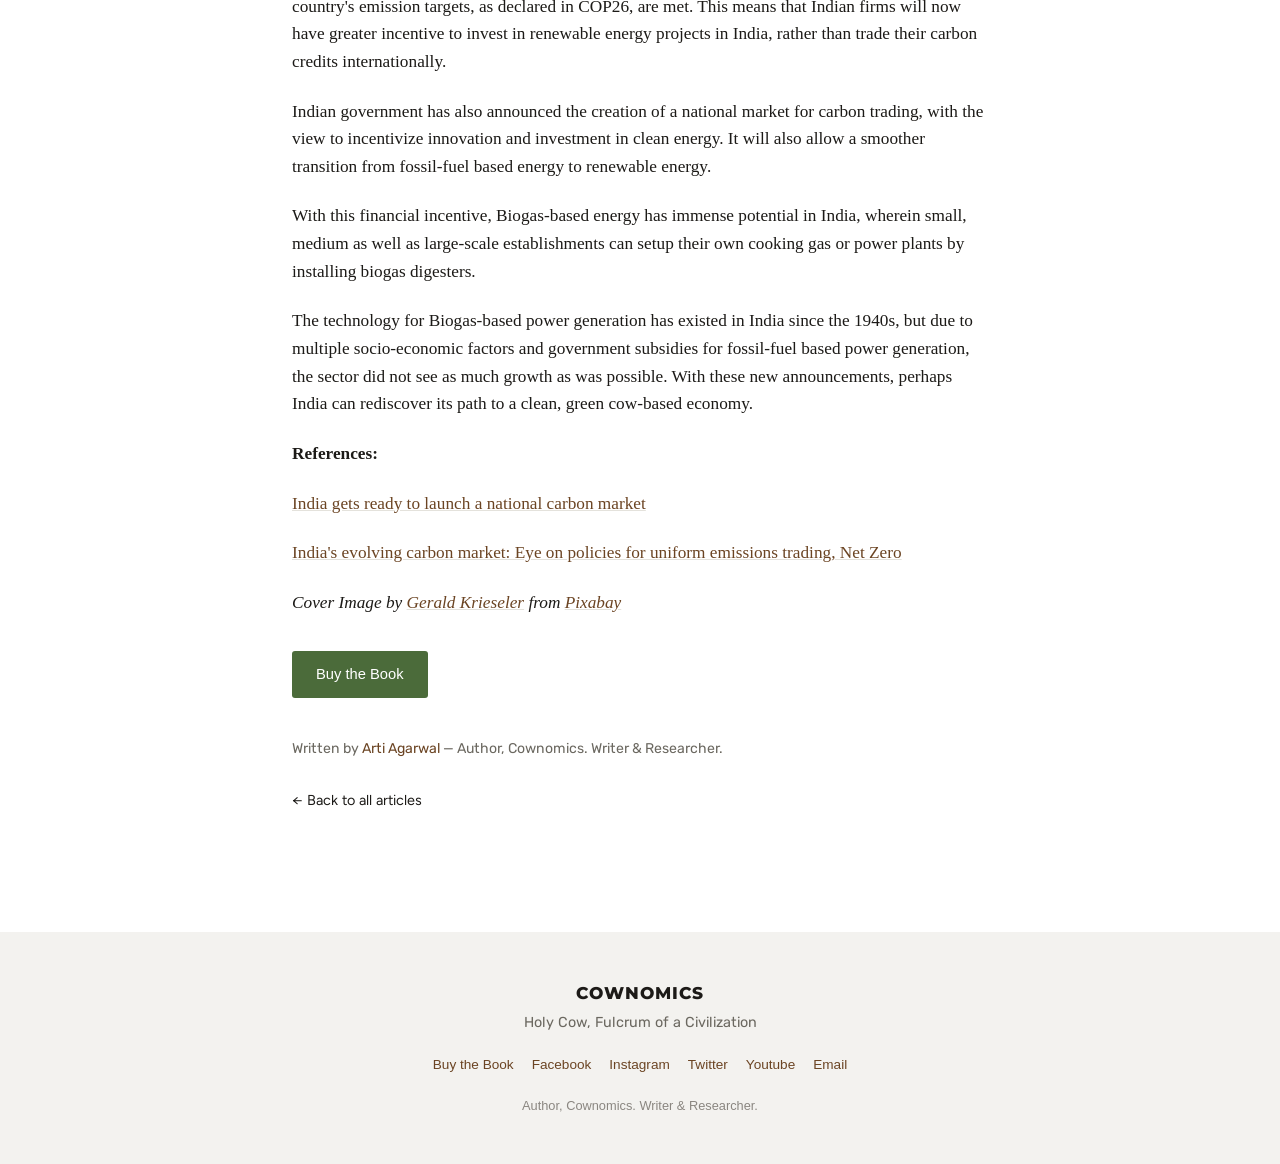
<file: carbon-credits-and-biogas.html>
<!DOCTYPE html>
<html lang="en">
<head>
<meta charset="UTF-8">
<meta name="viewport" content="width=device-width, initial-scale=1.0">
<title>Carbon Credits and Biogas — Cownomics</title>
<meta name="description" content="A national carbon trading market in India and ban on export of carbon credits may be just what Biogas-based energy projects need to get a new lease of life.">
<link rel="canonical" href="https://cownomics.com/carbon-credits-and-biogas.html">

<link rel="icon" type="image/png" href="images/favicon.png">
<link rel="apple-touch-icon" href="images/favicon.png">

<meta property="og:type" content="article">
<meta property="og:site_name" content="Cownomics">
<meta property="og:title" content="Carbon Credits and Biogas">
<meta property="og:description" content="A national carbon trading market in India and ban on export of carbon credits may be just what Biogas-based energy projects need to get a new lease of life.">
<meta property="og:url" content="https://cownomics.com/carbon-credits-and-biogas.html">
<meta property="og:image" content="images/biogas-2919235_1280.jpg">
<meta property="og:image:alt" content="Biogas digester tanks">

<meta name="twitter:card" content="summary_large_image">
<meta name="twitter:title" content="Carbon Credits and Biogas">
<meta name="twitter:description" content="A national carbon trading market in India and ban on export of carbon credits may be just what Biogas-based energy projects need to get a new lease of life.">
<meta name="twitter:image" content="images/biogas-2919235_1280.jpg">
<meta name="twitter:image:alt" content="Biogas digester tanks">

<link rel="preconnect" href="https://fonts.googleapis.com">
<link rel="preconnect" href="https://fonts.gstatic.com" crossorigin>
<link href="https://fonts.googleapis.com/css2?family=Figtree:wght@400;500;600;700&family=Montserrat:wght@700;800&family=Rubik:wght@400;500&display=swap" rel="stylesheet">
<link rel="stylesheet" href="styles.css">
</head>
<body>

<header class="site-header">
  <div class="header-inner">
    <a href="/" class="logo">Cownomics</a>
    <nav class="main-nav">
      <a href="/buy.html">Buy the Book</a>
      <a href="https://agarwalarti.github.io">Author</a>
    </nav>
  </div>
</header>

<main class="article">
  <div class="article-container">

    <p class="article-meta">
      <span class="article-meta-date">15 Dec 2022</span>
      <span class="article-meta-tag">News</span>
    </p>

    <h1 class="article-headline">Carbon Credits and Biogas</h1>

    <img class="article-cover" src="images/biogas-2919235_1280.jpg" alt="Biogas digester tanks">

    <div class="article-body">
      <p>To reduce carbon emissions, different countries use different policies to promote clean energy production and discourage use of fossil fuels which emit carbon dioxide. Carbon Taxes and Carbon Credits are two such instruments widely used all over the world. India uses both the instruments and is slated to introduce a domestic cap-and-trade carbon market which will further boost the renewable energy sector, including power generation from Biogas.</p>
<h2>What are Carbon Credits?</h2>
<p>Carbon credits or Carbon offsets are like a policy instrument in that they allow a firm to emit a certain quantity of CO2 per year. One carbon credit is equivalent to one tonne of emissions of CO2. So, if a firm buys one carbon credit, it can emit one tonne of CO2. But if the firm emits less than 1T of CO2, it can sell the remaining credits to another firm. This creates an economic incentive for firms to lower their emissions and/or support the development of clean energy production technology.</p>
<h2>How do Carbon Credits Support Renewable Energy?</h2>
<p>Carbon credits can be voluntary or mandated. In the absence of a regulation and laws specific to this, carbon credits are voluntary by default. With regulations in place, the government assigns certain number of "units" of emissions permitted to a firm, and the firm gets the equivalent number of carbon credits assigned to them. In the scenario that the firm exceeds the permitted level of emissions, the firm must buy enough carbon credits to meet the requirements. These can be bought from other firms and clean energy projects, which have obtained the carbon credits for generating energy without emissions. Thus, either mandatorily, or voluntarily, a firm can purchase carbon credits from renwable energy projects, thus financing innovation and development of clean energy.</p>
<h2>Carbon Credits Market and Biogas in India</h2>
<p>Biogas can be used to generate power or energy in multiple ways. It is an ideal substitute for natural gas and biomass, and is finding use in many countries as an easy, accessible source of renewable energy.</p>
<p>Indian government passed the Energy Conservation Amendment Bill 2022 in August 2022, where the government restricted the export of carbon credits by firms to outside the country until the country's emission targets, as declared in COP26, are met. This means that Indian firms will now have greater incentive to invest in renewable energy projects in India, rather than trade their carbon credits internationally.</p>
<p>Indian government has also announced the creation of a national market for carbon trading, with the view to incentivize innovation and investment in clean energy. It will also allow a smoother transition from fossil-fuel based energy to renewable energy.</p>
<p>With this financial incentive, Biogas-based energy has immense potential in India, wherein small, medium as well as large-scale establishments can setup their own cooking gas or power plants by installing biogas digesters.</p>
<p>The technology for Biogas-based power generation has existed in India since the 1940s, but due to multiple socio-economic factors and government subsidies for fossil-fuel based power generation, the sector did not see as much growth as was possible. With these new announcements, perhaps India can rediscover its path to a clean, green cow-based economy.</p>
<p><strong>References:</strong></p>
<p><a href="https://www.energymonitor.ai/policy/carbon-markets/india-gets-ready-to-launch-a-national-carbon-market/">India gets ready to launch a national carbon market</a></p>
<p><a href="https://www.downtoearth.org.in/blog/energy/india-s-evolving-carbon-market-eye-on-policies-for-uniform-emissions-trading-net-zero-85690">India's evolving carbon market: Eye on policies for uniform emissions trading, Net Zero</a></p>
<p><em>Cover Image by <a href="https://pixabay.com/users/1815691-1815691/?utm_source=link-attribution&amp;utm_medium=referral&amp;utm_campaign=image&amp;utm_content=2919235">Gerald Krieseler</a> from <a href="https://pixabay.com//?utm_source=link-attribution&amp;utm_medium=referral&amp;utm_campaign=image&amp;utm_content=2919235">Pixabay</a></em></p>
    </div>

    <a class="btn" href="/buy.html">Buy the Book</a>

    <p class="article-byline">Written by <a href="https://gravatar.com/parantapah">Arti Agarwal</a> — Author, Cownomics. Writer &amp; Researcher.</p>

    <a class="back-link" href="/">← Back to all articles</a>

  </div>
</main>

<footer class="site-footer">
  <div class="footer-inner">
    <p class="footer-brand">Cownomics</p>
    <p class="footer-tagline">Holy Cow, Fulcrum of a Civilization</p>
    <div class="footer-links">
      <a href="/buy.html">Buy the Book</a>
      <a href="https://www.facebook.com/cownomics">Facebook</a>
      <a href="https://instagram.com/cownomics">Instagram</a>
      <a href="https://twitter.com/parantapah">Twitter</a>
      <a href="https://youtube.com/c/ArtiAgarwalCownomics">Youtube</a>
      <a href="mailto:arti@artiagarwal.me">Email</a>
    </div>
    <p class="footer-note">Author, Cownomics. Writer &amp; Researcher.</p>
  </div>
</footer>

</body>
</html>
</file>
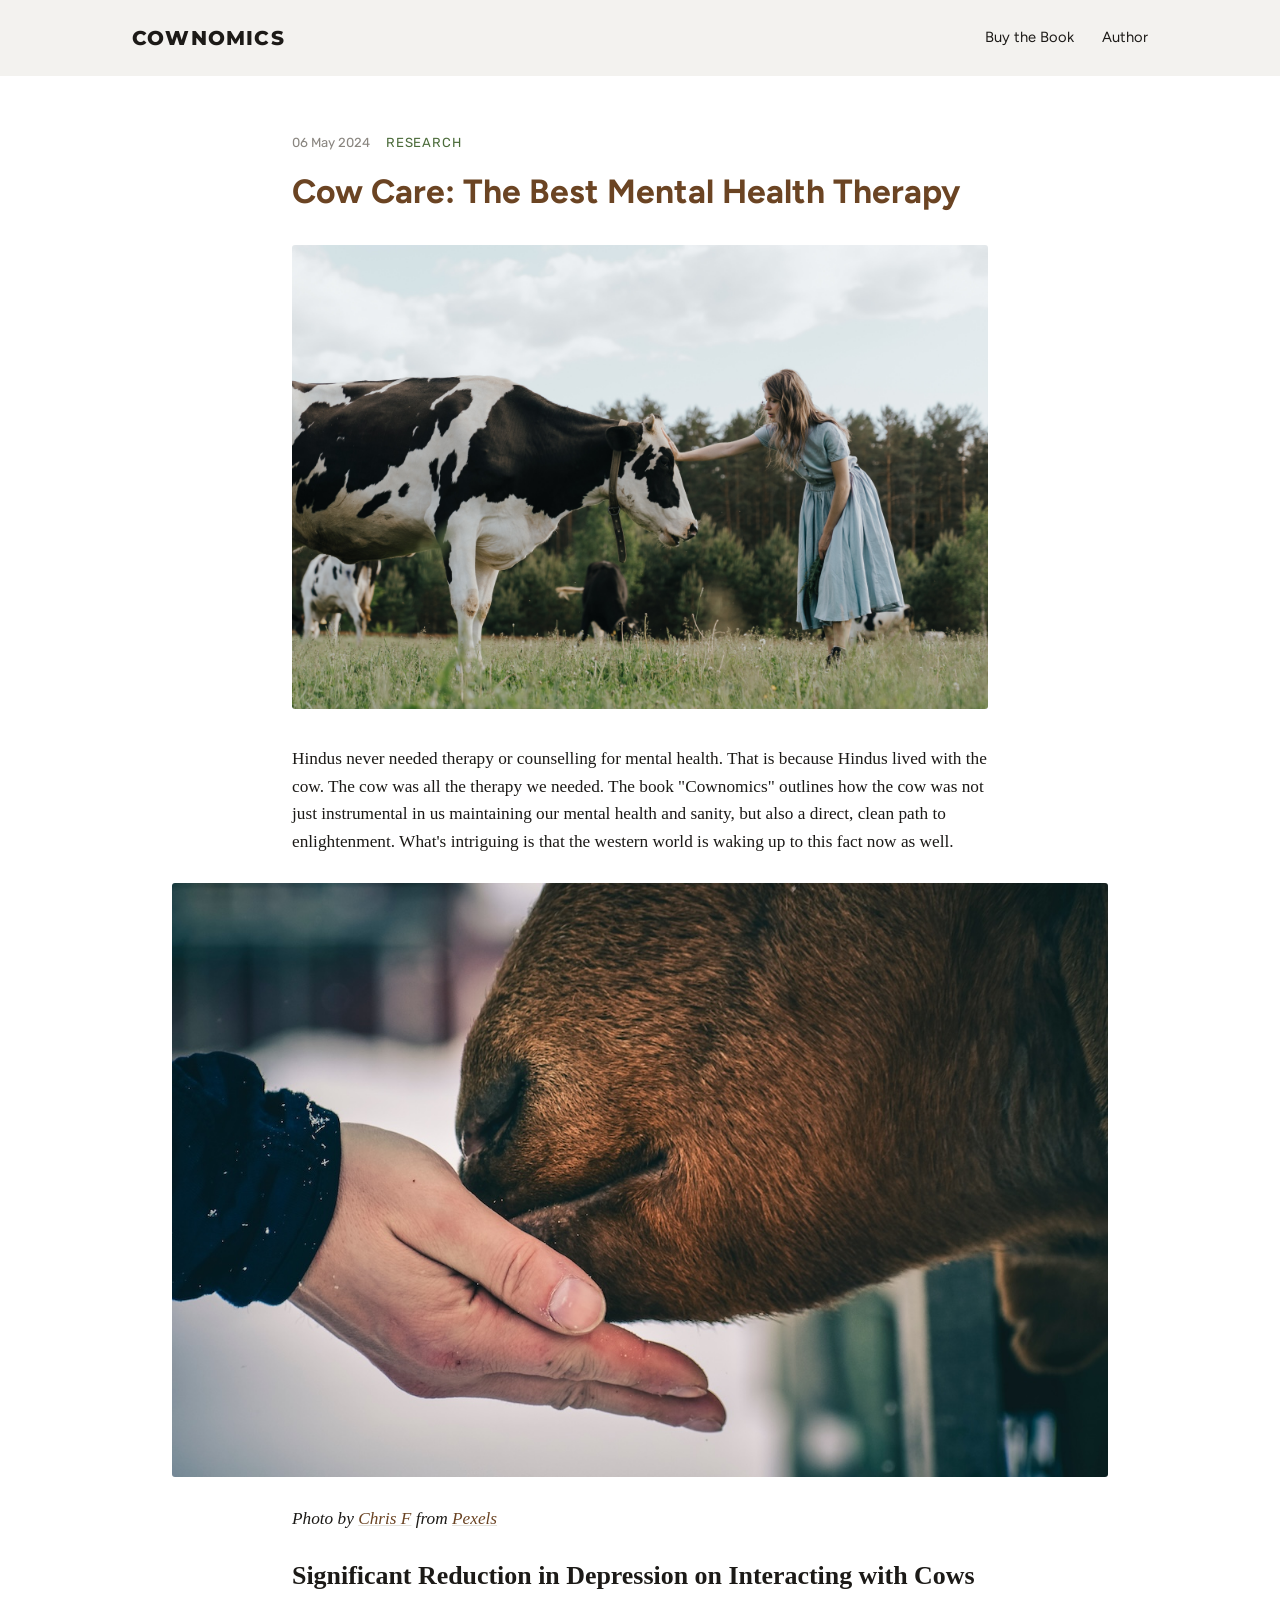
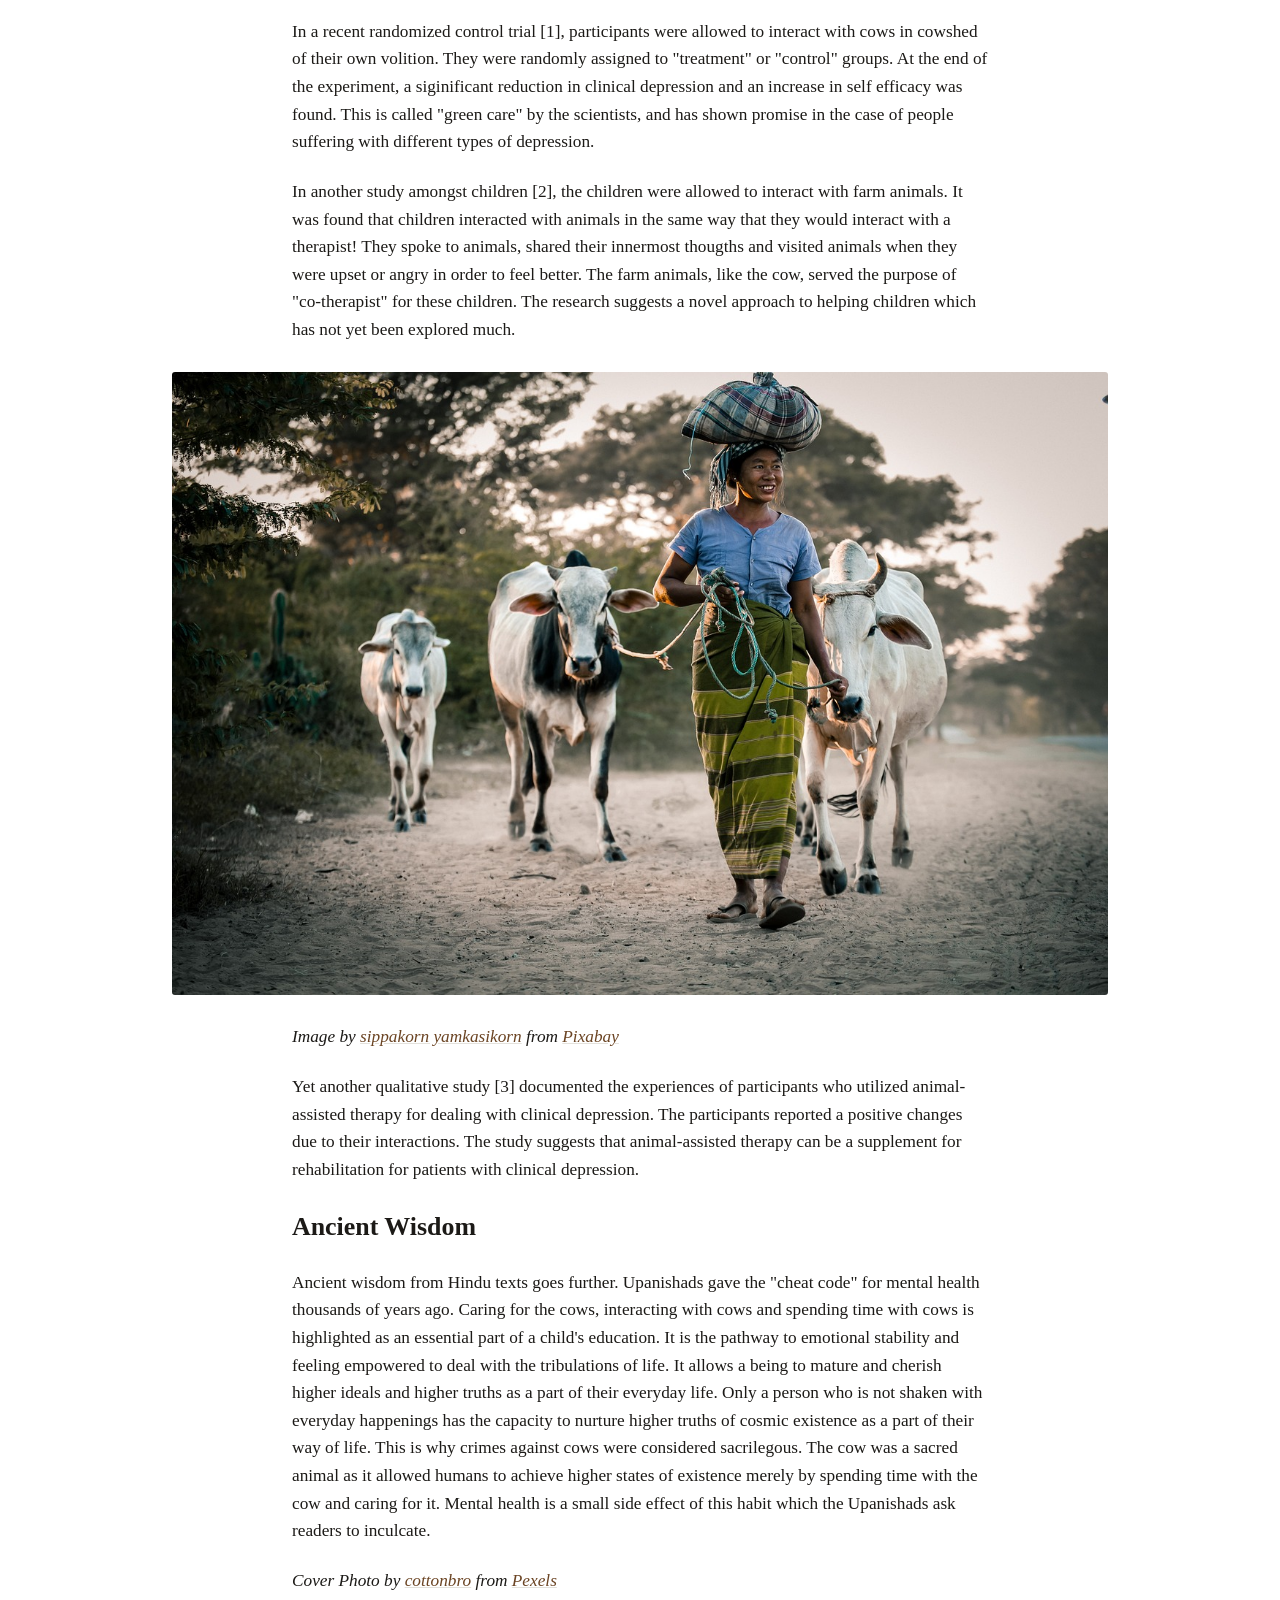
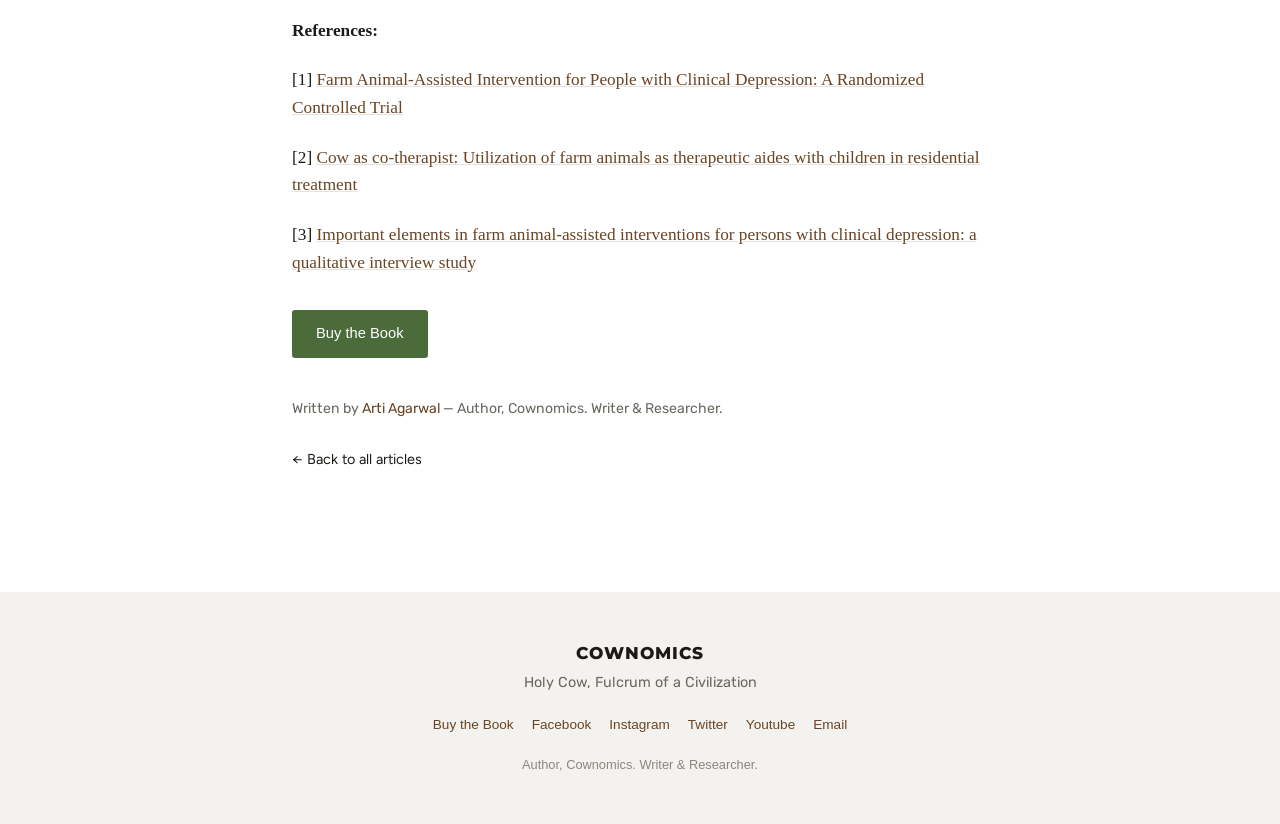
<file: cow-care-the-best-mental-health-therapy.html>
<!DOCTYPE html>
<html lang="en">
<head>
<meta charset="UTF-8">
<meta name="viewport" content="width=device-width, initial-scale=1.0">
<title>Cow Care: The Best Mental Health Therapy — Cownomics</title>
<meta name="description" content="Hindus never needed therapy or counselling for mental health. That is because Hindus lived with the cow.">
<link rel="canonical" href="https://cownomics.com/cow-care-the-best-mental-health-therapy.html">

<link rel="icon" type="image/png" href="images/favicon.png">
<link rel="apple-touch-icon" href="images/favicon.png">

<meta property="og:type" content="article">
<meta property="og:site_name" content="Cownomics">
<meta property="og:title" content="Cow Care: The Best Mental Health Therapy">
<meta property="og:description" content="Hindus never needed therapy or counselling for mental health. That is because Hindus lived with the cow.">
<meta property="og:url" content="https://cownomics.com/cow-care-the-best-mental-health-therapy.html">
<meta property="og:image" content="images/pexels-cottonbro-4919739.jpg">
<meta property="og:image:alt" content="Girl in blue dress standing beside cow on green grass field">

<meta name="twitter:card" content="summary_large_image">
<meta name="twitter:title" content="Cow Care: The Best Mental Health Therapy">
<meta name="twitter:description" content="Hindus never needed therapy or counselling for mental health. That is because Hindus lived with the cow.">
<meta name="twitter:image" content="images/pexels-cottonbro-4919739.jpg">
<meta name="twitter:image:alt" content="Girl in blue dress standing beside cow on green grass field">

<link rel="preconnect" href="https://fonts.googleapis.com">
<link rel="preconnect" href="https://fonts.gstatic.com" crossorigin>
<link href="https://fonts.googleapis.com/css2?family=Figtree:wght@400;500;600;700&family=Montserrat:wght@700;800&family=Rubik:wght@400;500&display=swap" rel="stylesheet">
<link rel="stylesheet" href="styles.css">
</head>
<body>

<header class="site-header">
  <div class="header-inner">
    <a href="/" class="logo">Cownomics</a>
    <nav class="main-nav">
      <a href="/buy.html">Buy the Book</a>
      <a href="https://agarwalarti.github.io">Author</a>
    </nav>
  </div>
</header>

<main class="article">
  <div class="article-container">

    <p class="article-meta">
      <span class="article-meta-date">06 May 2024</span>
      <span class="article-meta-tag">Research</span>
    </p>

    <h1 class="article-headline">Cow Care: The Best Mental Health Therapy</h1>

    <img class="article-cover" src="images/pexels-cottonbro-4919739.jpg" alt="Girl in blue dress standing beside cow on green grass field">

    <div class="article-body">
      <p>Hindus never needed therapy or counselling for mental health. That is because Hindus lived with the cow. The cow was all the therapy we needed. The book "Cownomics" outlines how the cow was not just instrumental in us maintaining our mental health and sanity, but also a direct, clean path to enlightenment. What's intriguing is that the western world is waking up to this fact now as well.</p>
<p><img alt="Man feeding brown cow with hand" src="images/pexels-chris-f-3725009.jpg" />
<em>Photo by <a href="https://www.pexels.com/@chris-f-38966?utm_content=attributionCopyText&amp;utm_medium=referral&amp;utm_source=pexels">Chris F</a> from <a href="https://www.pexels.com/photo/man-feeding-brown-cow-with-hand-3725009/?utm_content=attributionCopyText&amp;utm_medium=referral&amp;utm_source=pexels">Pexels</a></em></p>
<h2>Significant Reduction in Depression on Interacting with Cows</h2>
<p>In a recent randomized control trial [1], participants were allowed to interact with cows in cowshed of their own volition. They were randomly assigned to "treatment" or "control" groups. At the end of the experiment, a siginificant reduction in clinical depression and an increase in self efficacy was found. This is called "green care" by the scientists, and has shown promise in the case of people suffering with different types of depression.</p>
<p>In another study amongst children [2], the children were allowed to interact with farm animals. It was found that children interacted with animals in the same way that they would interact with a therapist! They spoke to animals, shared their innermost thougths and visited animals when they were upset or angry in order to feel better. The farm animals, like the cow, served the purpose of "co-therapist" for these children. The research suggests a novel approach to helping children which has not yet been explored much.</p>
<p><img alt="Cows in a field" src="images/cows-4708901_1280.jpg" />
<em>Image by <a href="https://pixabay.com/users/sippakorn-1917747/?utm_source=link-attribution&amp;utm_medium=referral&amp;utm_campaign=image&amp;utm_content=4708901">sippakorn yamkasikorn</a> from <a href="https://pixabay.com//?utm_source=link-attribution&amp;utm_medium=referral&amp;utm_campaign=image&amp;utm_content=4708901">Pixabay</a></em></p>
<p>Yet another qualitative study [3] documented the experiences of participants who utilized animal-assisted therapy for dealing with clinical depression. The participants reported a positive changes due to their interactions. The study suggests that animal-assisted therapy can be a supplement for rehabilitation for patients with clinical depression.</p>
<h2>Ancient Wisdom</h2>
<p>Ancient wisdom from Hindu texts goes further. Upanishads gave the "cheat code" for mental health thousands of years ago. Caring for the cows, interacting with cows and spending time with cows is highlighted as an essential part of a child's education. It is the pathway to emotional stability and feeling empowered to deal with the tribulations of life. It allows a being to mature and cherish higher ideals and higher truths as a part of their everyday life. Only a person who is not shaken with everyday happenings has the capacity to nurture higher truths of cosmic existence as a part of their way of life. This is why crimes against cows were considered sacrilegous. The cow was a sacred animal as it allowed humans to achieve higher states of existence merely by spending time with the cow and caring for it. Mental health is a small side effect of this habit which the Upanishads ask readers to inculcate.</p>
<p><em>Cover Photo by <a href="https://www.pexels.com/@cottonbro?utm_content=attributionCopyText&amp;utm_medium=referral&amp;utm_source=pexels">cottonbro</a> from <a href="https://www.pexels.com/photo/girl-in-blue-dress-standing-beside-cow-on-green-grass-field-4919739/?utm_content=attributionCopyText&amp;utm_medium=referral&amp;utm_source=pexels">Pexels</a></em></p>
<p><strong>References:</strong></p>
<p>[1] <a href="https://doi.org/10.2752/175303712X13316289505260">Farm Animal-Assisted Intervention for People with Clinical Depression: A Randomized Controlled Trial</a></p>
<p>[2] <a href="https://link.springer.com/article/10.1007/BF01876570">Cow as co-therapist: Utilization of farm animals as therapeutic aides with children in residential treatment</a></p>
<p>[3] <a href="https://www.tandfonline.com/doi/abs/10.3109/09638288.2011.650309">Important elements in farm animal-assisted interventions for persons with clinical depression: a qualitative interview study</a></p>
    </div>

    <a class="btn" href="/buy.html">Buy the Book</a>

    <p class="article-byline">Written by <a href="https://gravatar.com/parantapah">Arti Agarwal</a> — Author, Cownomics. Writer &amp; Researcher.</p>

    <a class="back-link" href="/">← Back to all articles</a>

  </div>
</main>

<footer class="site-footer">
  <div class="footer-inner">
    <p class="footer-brand">Cownomics</p>
    <p class="footer-tagline">Holy Cow, Fulcrum of a Civilization</p>
    <div class="footer-links">
      <a href="/buy.html">Buy the Book</a>
      <a href="https://www.facebook.com/cownomics">Facebook</a>
      <a href="https://instagram.com/cownomics">Instagram</a>
      <a href="https://twitter.com/parantapah">Twitter</a>
      <a href="https://youtube.com/c/ArtiAgarwalCownomics">Youtube</a>
      <a href="mailto:arti@artiagarwal.me">Email</a>
    </div>
    <p class="footer-note">Author, Cownomics. Writer &amp; Researcher.</p>
  </div>
</footer>

</body>
</html>
</file>
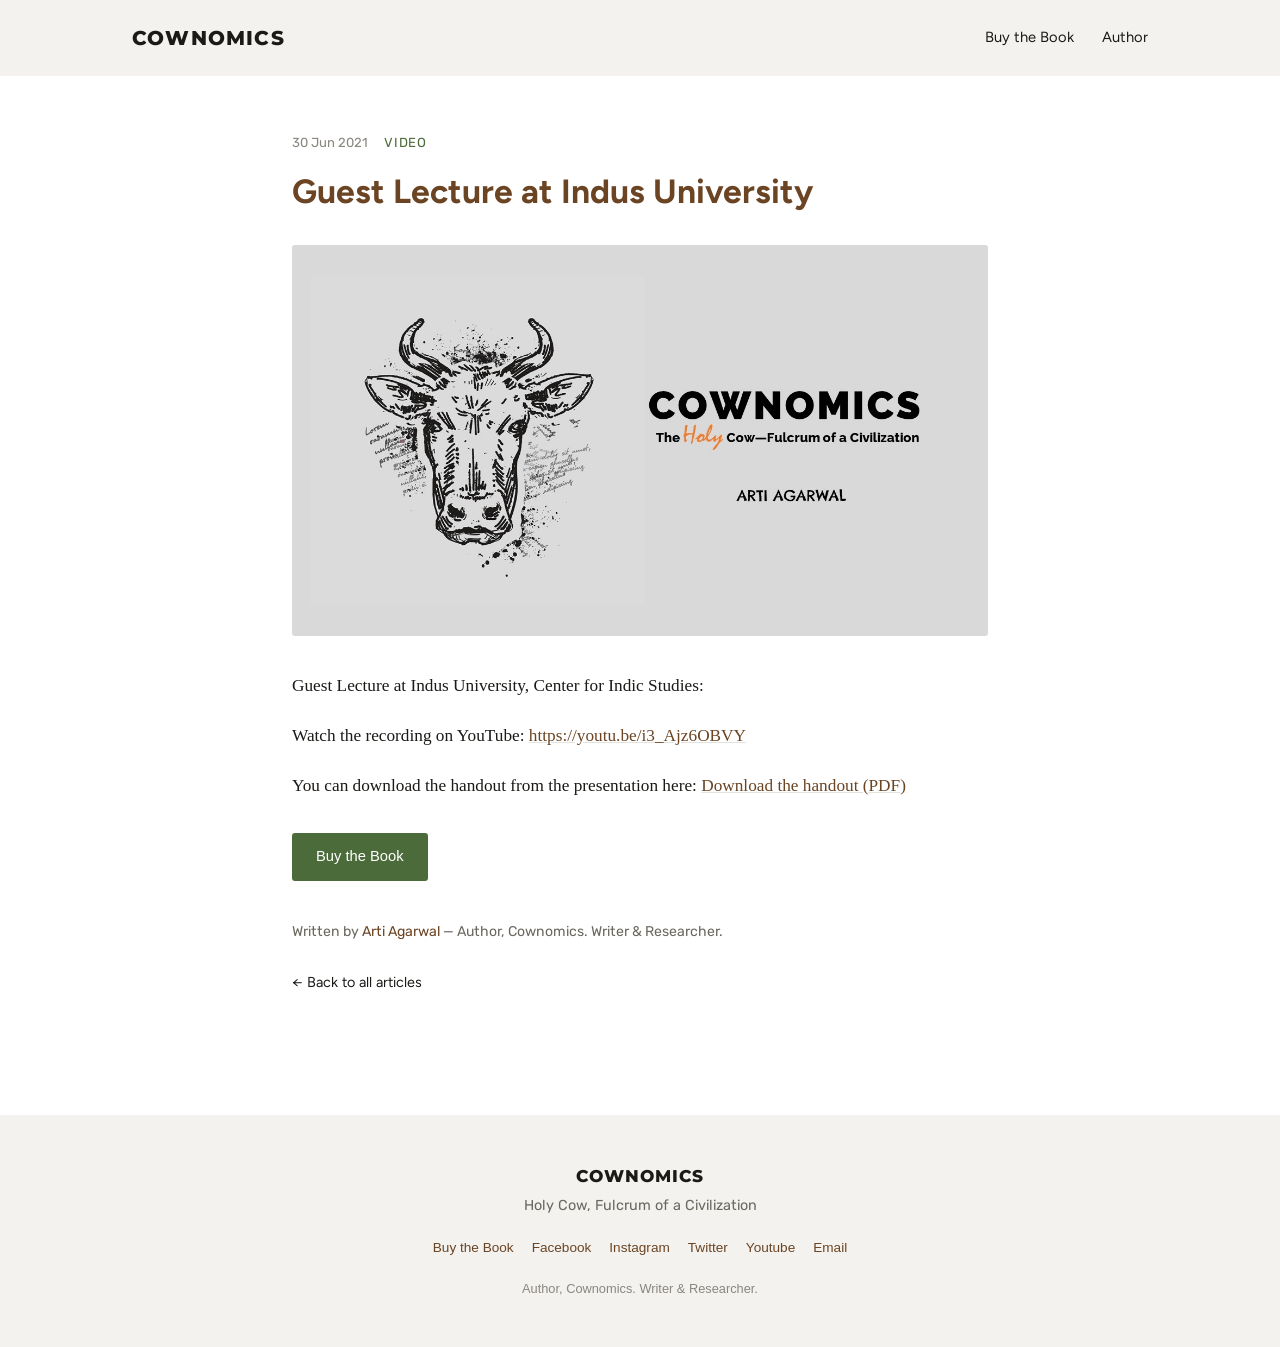
<file: guest-lecture-at-indus-university.html>
<!DOCTYPE html>
<html lang="en">
<head>
<meta charset="UTF-8">
<meta name="viewport" content="width=device-width, initial-scale=1.0">
<title>Guest Lecture at Indus University — Cownomics</title>
<meta name="description" content="Video and handout from Guest Lecture at Indus University, Center for Indic Studies.">
<link rel="canonical" href="https://cownomics.com/guest-lecture-at-indus-university.html">

<link rel="icon" type="image/png" href="images/favicon.png">
<link rel="apple-touch-icon" href="images/favicon.png">

<meta property="og:type" content="article">
<meta property="og:site_name" content="Cownomics">
<meta property="og:title" content="Guest Lecture at Indus University">
<meta property="og:description" content="Video and handout from Guest Lecture at Indus University, Center for Indic Studies.">
<meta property="og:url" content="https://cownomics.com/guest-lecture-at-indus-university.html">
<meta property="og:image" content="images/cownomics-arti-agarwal-handout.jpg">
<meta property="og:image:alt" content="Guest lecture handout cover slide">

<meta name="twitter:card" content="summary_large_image">
<meta name="twitter:title" content="Guest Lecture at Indus University">
<meta name="twitter:description" content="Video and handout from Guest Lecture at Indus University, Center for Indic Studies.">
<meta name="twitter:image" content="images/cownomics-arti-agarwal-handout.jpg">
<meta name="twitter:image:alt" content="Guest lecture handout cover slide">

<link rel="preconnect" href="https://fonts.googleapis.com">
<link rel="preconnect" href="https://fonts.gstatic.com" crossorigin>
<link href="https://fonts.googleapis.com/css2?family=Figtree:wght@400;500;600;700&family=Montserrat:wght@700;800&family=Rubik:wght@400;500&display=swap" rel="stylesheet">
<link rel="stylesheet" href="styles.css">
</head>
<body>

<header class="site-header">
  <div class="header-inner">
    <a href="/" class="logo">Cownomics</a>
    <nav class="main-nav">
      <a href="/buy.html">Buy the Book</a>
      <a href="https://agarwalarti.github.io">Author</a>
    </nav>
  </div>
</header>

<main class="article">
  <div class="article-container">

    <p class="article-meta">
      <span class="article-meta-date">30 Jun 2021</span>
      <span class="article-meta-tag">Video</span>
    </p>

    <h1 class="article-headline">Guest Lecture at Indus University</h1>

    <img class="article-cover" src="images/cownomics-arti-agarwal-handout.jpg" alt="Guest lecture handout cover slide">

    <div class="article-body">
      <p>Guest Lecture at Indus University, Center for Indic Studies:</p>
<p>Watch the recording on YouTube: <a href="https://youtu.be/i3_Ajz6OBVY">https://youtu.be/i3_Ajz6OBVY</a></p>
<p>You can download the handout from the presentation here: <a href="https://cownomics.com/wp-content/uploads/2021/06/cownomics-arti-agarwal-handout.pdf">Download the handout (PDF)</a></p>
    </div>

    <a class="btn" href="/buy.html">Buy the Book</a>

    <p class="article-byline">Written by <a href="https://gravatar.com/parantapah">Arti Agarwal</a> — Author, Cownomics. Writer &amp; Researcher.</p>

    <a class="back-link" href="/">← Back to all articles</a>

  </div>
</main>

<footer class="site-footer">
  <div class="footer-inner">
    <p class="footer-brand">Cownomics</p>
    <p class="footer-tagline">Holy Cow, Fulcrum of a Civilization</p>
    <div class="footer-links">
      <a href="/buy.html">Buy the Book</a>
      <a href="https://www.facebook.com/cownomics">Facebook</a>
      <a href="https://instagram.com/cownomics">Instagram</a>
      <a href="https://twitter.com/parantapah">Twitter</a>
      <a href="https://youtube.com/c/ArtiAgarwalCownomics">Youtube</a>
      <a href="mailto:arti@artiagarwal.me">Email</a>
    </div>
    <p class="footer-note">Author, Cownomics. Writer &amp; Researcher.</p>
  </div>
</footer>

</body>
</html>
</file>
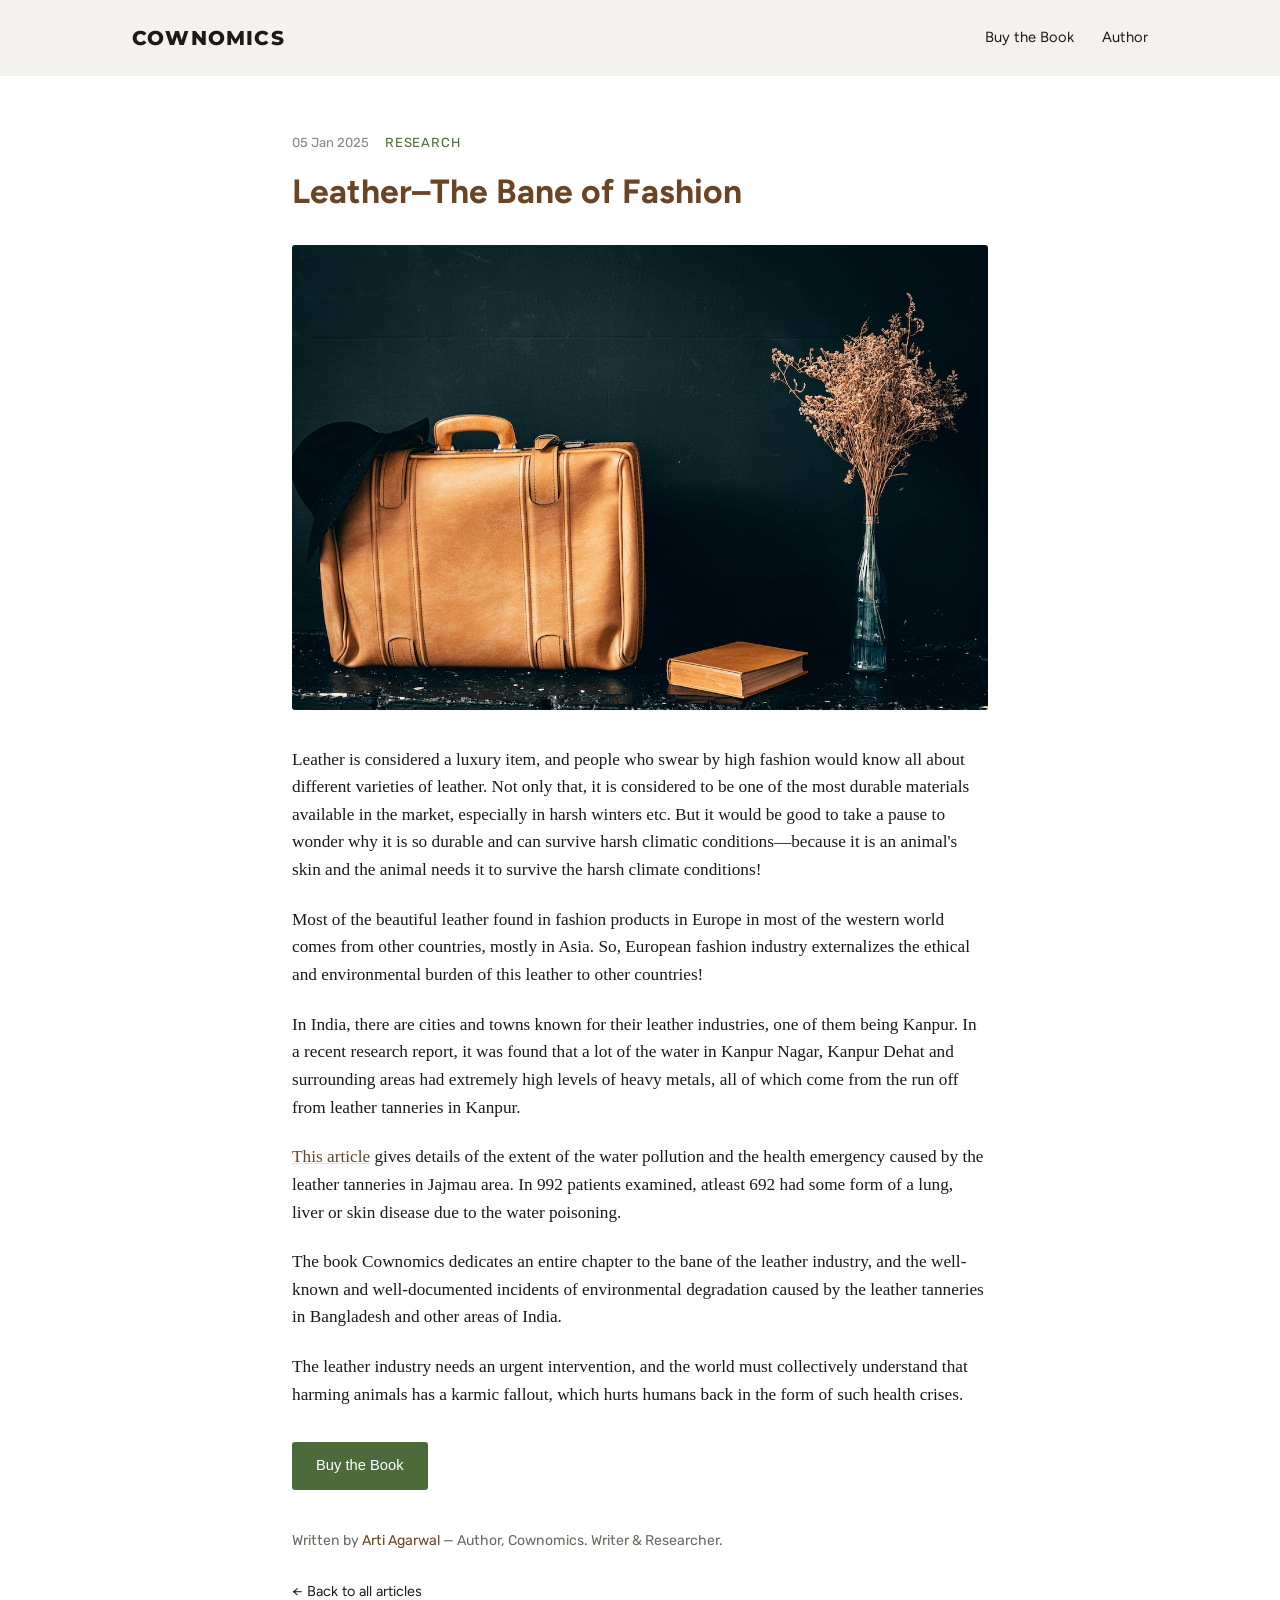
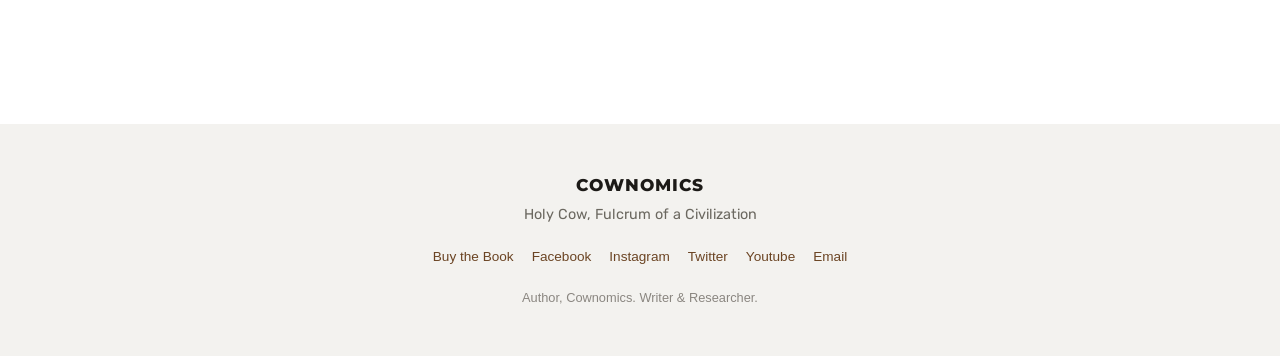
<file: leather-the-bane-of-fashion.html>
<!DOCTYPE html>
<html lang="en">
<head>
<meta charset="UTF-8">
<meta name="viewport" content="width=device-width, initial-scale=1.0">
<title>Leather–The Bane of Fashion — Cownomics</title>
<meta name="description" content="Leather is considered a luxury item. But it comes at a steep environmental and human cost.">
<link rel="canonical" href="https://cownomics.com/leather-the-bane-of-fashion.html">

<link rel="icon" type="image/png" href="images/favicon.png">
<link rel="apple-touch-icon" href="images/favicon.png">

<meta property="og:type" content="article">
<meta property="og:site_name" content="Cownomics">
<meta property="og:title" content="Leather–The Bane of Fashion">
<meta property="og:description" content="Leather is considered a luxury item. But it comes at a steep environmental and human cost.">
<meta property="og:url" content="https://cownomics.com/leather-the-bane-of-fashion.html">
<meta property="og:image" content="images/pexels-technobulka-2977304.jpg">
<meta property="og:image:alt" content="Brown leather handbag">

<meta name="twitter:card" content="summary_large_image">
<meta name="twitter:title" content="Leather–The Bane of Fashion">
<meta name="twitter:description" content="Leather is considered a luxury item. But it comes at a steep environmental and human cost.">
<meta name="twitter:image" content="images/pexels-technobulka-2977304.jpg">
<meta name="twitter:image:alt" content="Brown leather handbag">

<link rel="preconnect" href="https://fonts.googleapis.com">
<link rel="preconnect" href="https://fonts.gstatic.com" crossorigin>
<link href="https://fonts.googleapis.com/css2?family=Figtree:wght@400;500;600;700&family=Montserrat:wght@700;800&family=Rubik:wght@400;500&display=swap" rel="stylesheet">
<link rel="stylesheet" href="styles.css">
</head>
<body>

<header class="site-header">
  <div class="header-inner">
    <a href="/" class="logo">Cownomics</a>
    <nav class="main-nav">
      <a href="/buy.html">Buy the Book</a>
      <a href="https://agarwalarti.github.io">Author</a>
    </nav>
  </div>
</header>

<main class="article">
  <div class="article-container">

    <p class="article-meta">
      <span class="article-meta-date">05 Jan 2025</span>
      <span class="article-meta-tag">Research</span>
    </p>

    <h1 class="article-headline">Leather–The Bane of Fashion</h1>

    <img class="article-cover" src="images/pexels-technobulka-2977304.jpg" alt="Brown leather handbag">

    <div class="article-body">
      <p>Leather is considered a luxury item, and people who swear by high fashion would know all about different varieties of leather. Not only that, it is considered to be one of the most durable materials available in the market, especially in harsh winters etc. But it would be good to take a pause to wonder why it is so durable and can survive harsh climatic conditions—because it is an animal's skin and the animal needs it to survive the harsh climate conditions!</p>
<p>Most of the beautiful leather found in fashion products in Europe in most of the western world comes from other countries, mostly in Asia. So, European fashion industry externalizes the ethical and environmental burden of this leather to other countries!</p>
<p>In India, there are cities and towns known for their leather industries, one of them being Kanpur. In a recent research report, it was found that a lot of the water in Kanpur Nagar, Kanpur Dehat and surrounding areas had extremely high levels of heavy metals, all of which come from the run off from leather tanneries in Kanpur.</p>
<p><a href="https://www.downtoearth.org.in/pollution/poison-in-kanpur-report-calls-situation-in-city-surrounding-districts-an-emergency-with-chromium-mercury-having-entered-residents-bodies">This article</a> gives details of the extent of the water pollution and the health emergency caused by the leather tanneries in Jajmau area. In 992 patients examined, atleast 692 had some form of a lung, liver or skin disease due to the water poisoning.</p>
<p>The book Cownomics dedicates an entire chapter to the bane of the leather industry, and the well-known and well-documented incidents of environmental degradation caused by the leather tanneries in Bangladesh and other areas of India.</p>
<p>The leather industry needs an urgent intervention, and the world must collectively understand that harming animals has a karmic fallout, which hurts humans back in the form of such health crises.</p>
    </div>

    <a class="btn" href="/buy.html">Buy the Book</a>

    <p class="article-byline">Written by <a href="https://gravatar.com/parantapah">Arti Agarwal</a> — Author, Cownomics. Writer &amp; Researcher.</p>

    <a class="back-link" href="/">← Back to all articles</a>

  </div>
</main>

<footer class="site-footer">
  <div class="footer-inner">
    <p class="footer-brand">Cownomics</p>
    <p class="footer-tagline">Holy Cow, Fulcrum of a Civilization</p>
    <div class="footer-links">
      <a href="/buy.html">Buy the Book</a>
      <a href="https://www.facebook.com/cownomics">Facebook</a>
      <a href="https://instagram.com/cownomics">Instagram</a>
      <a href="https://twitter.com/parantapah">Twitter</a>
      <a href="https://youtube.com/c/ArtiAgarwalCownomics">Youtube</a>
      <a href="mailto:arti@artiagarwal.me">Email</a>
    </div>
    <p class="footer-note">Author, Cownomics. Writer &amp; Researcher.</p>
  </div>
</footer>

</body>
</html>
</file>
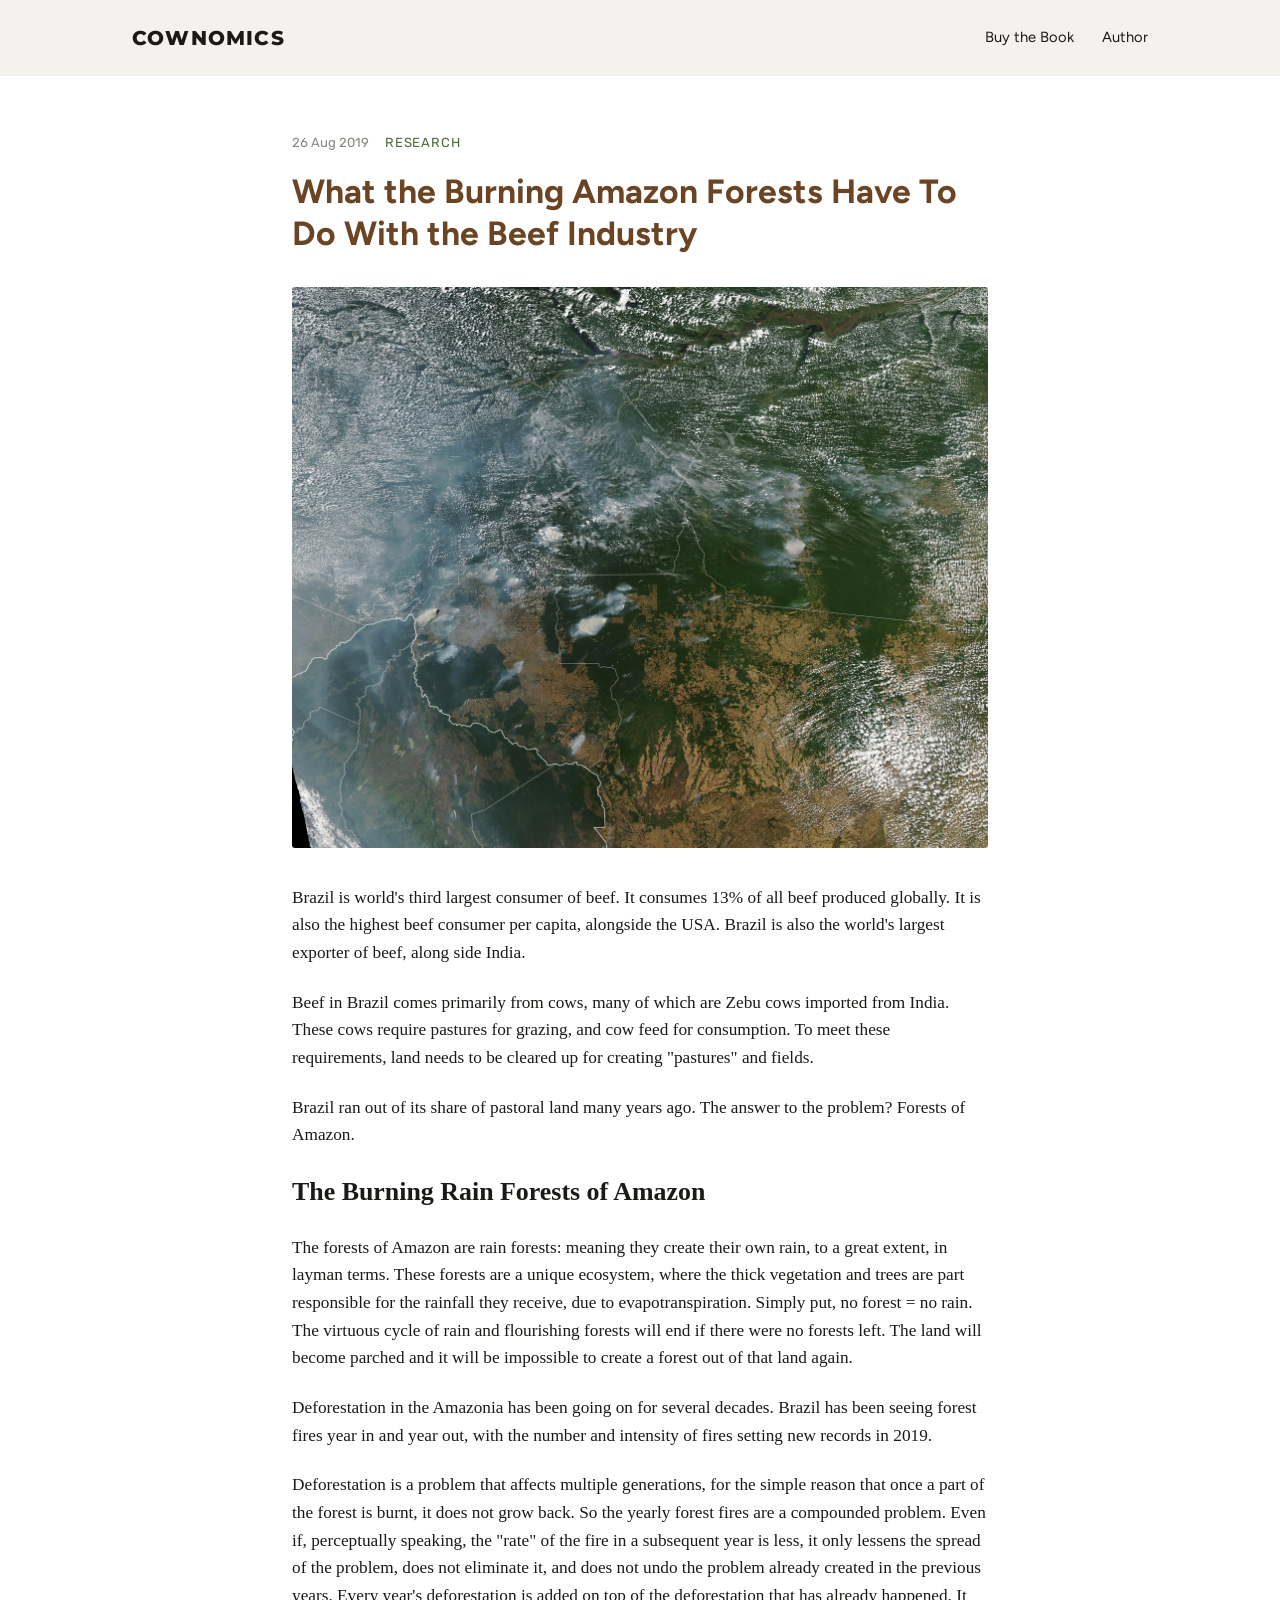
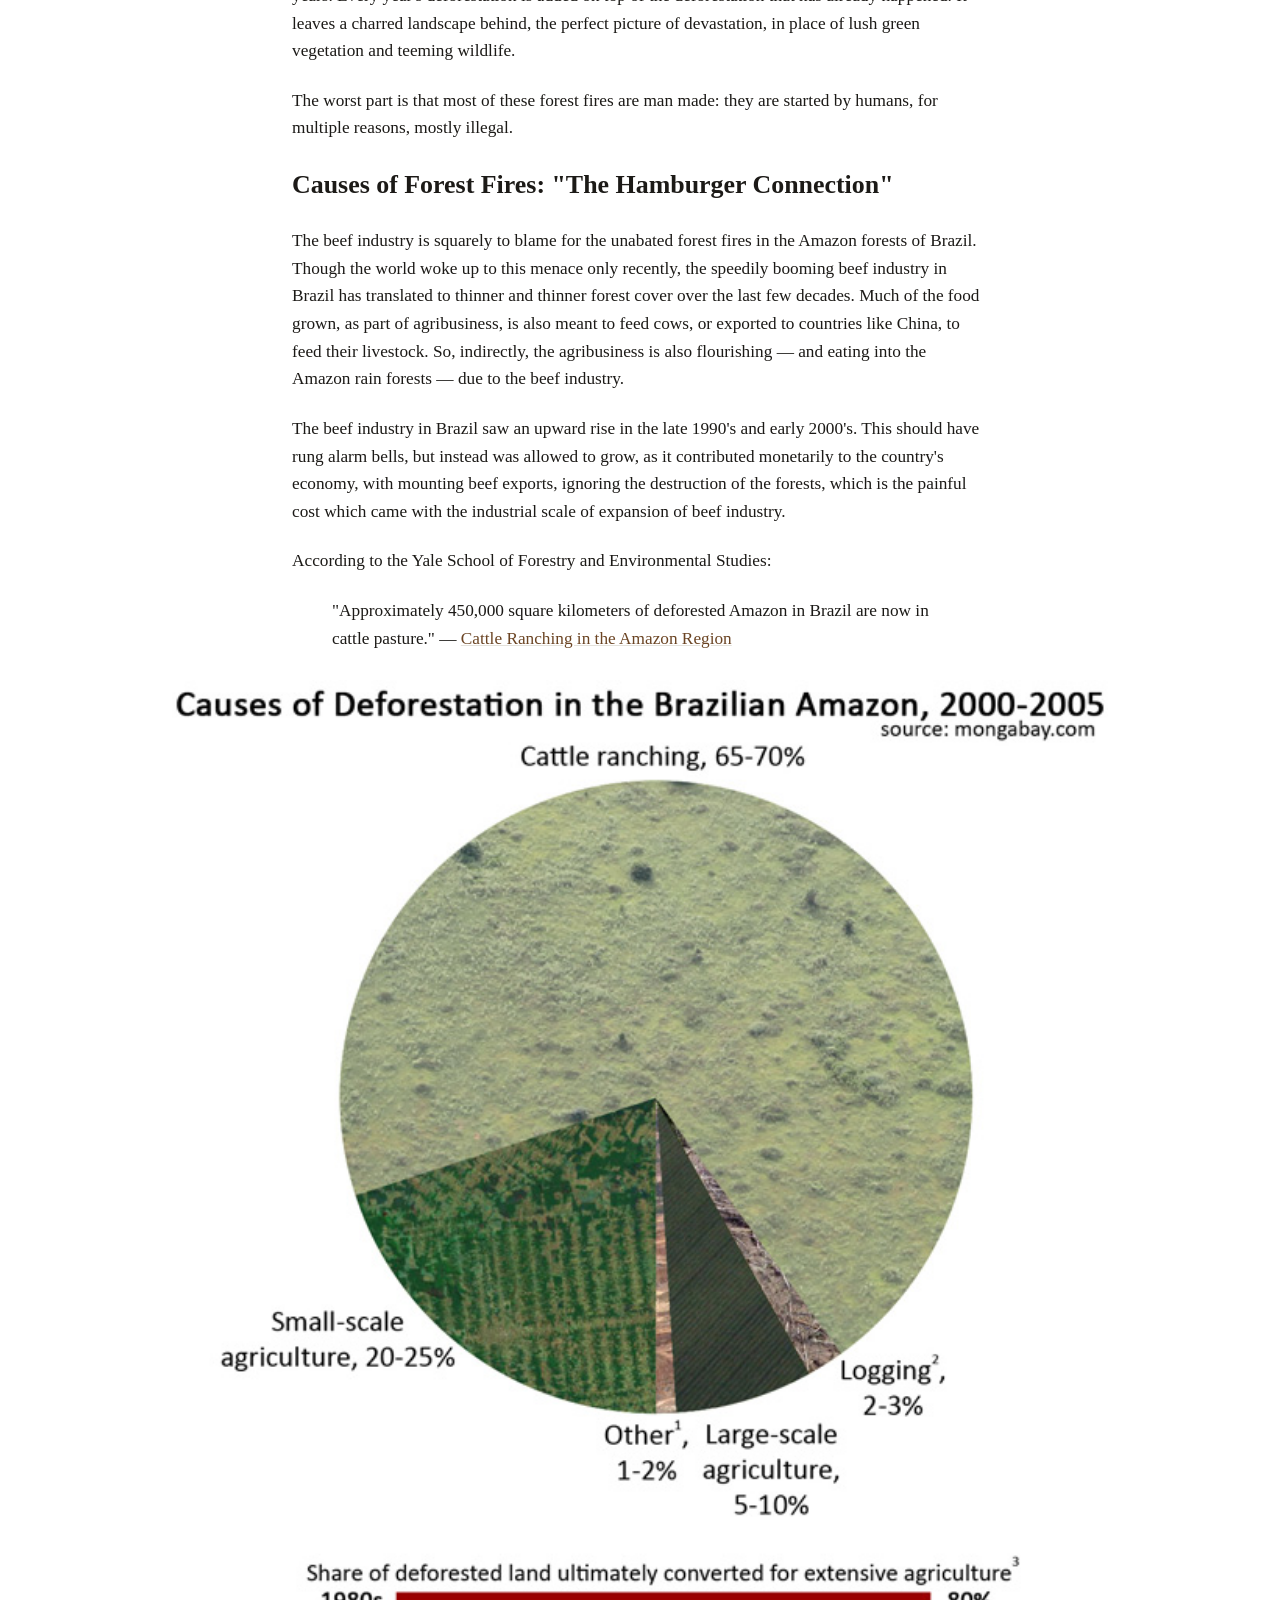
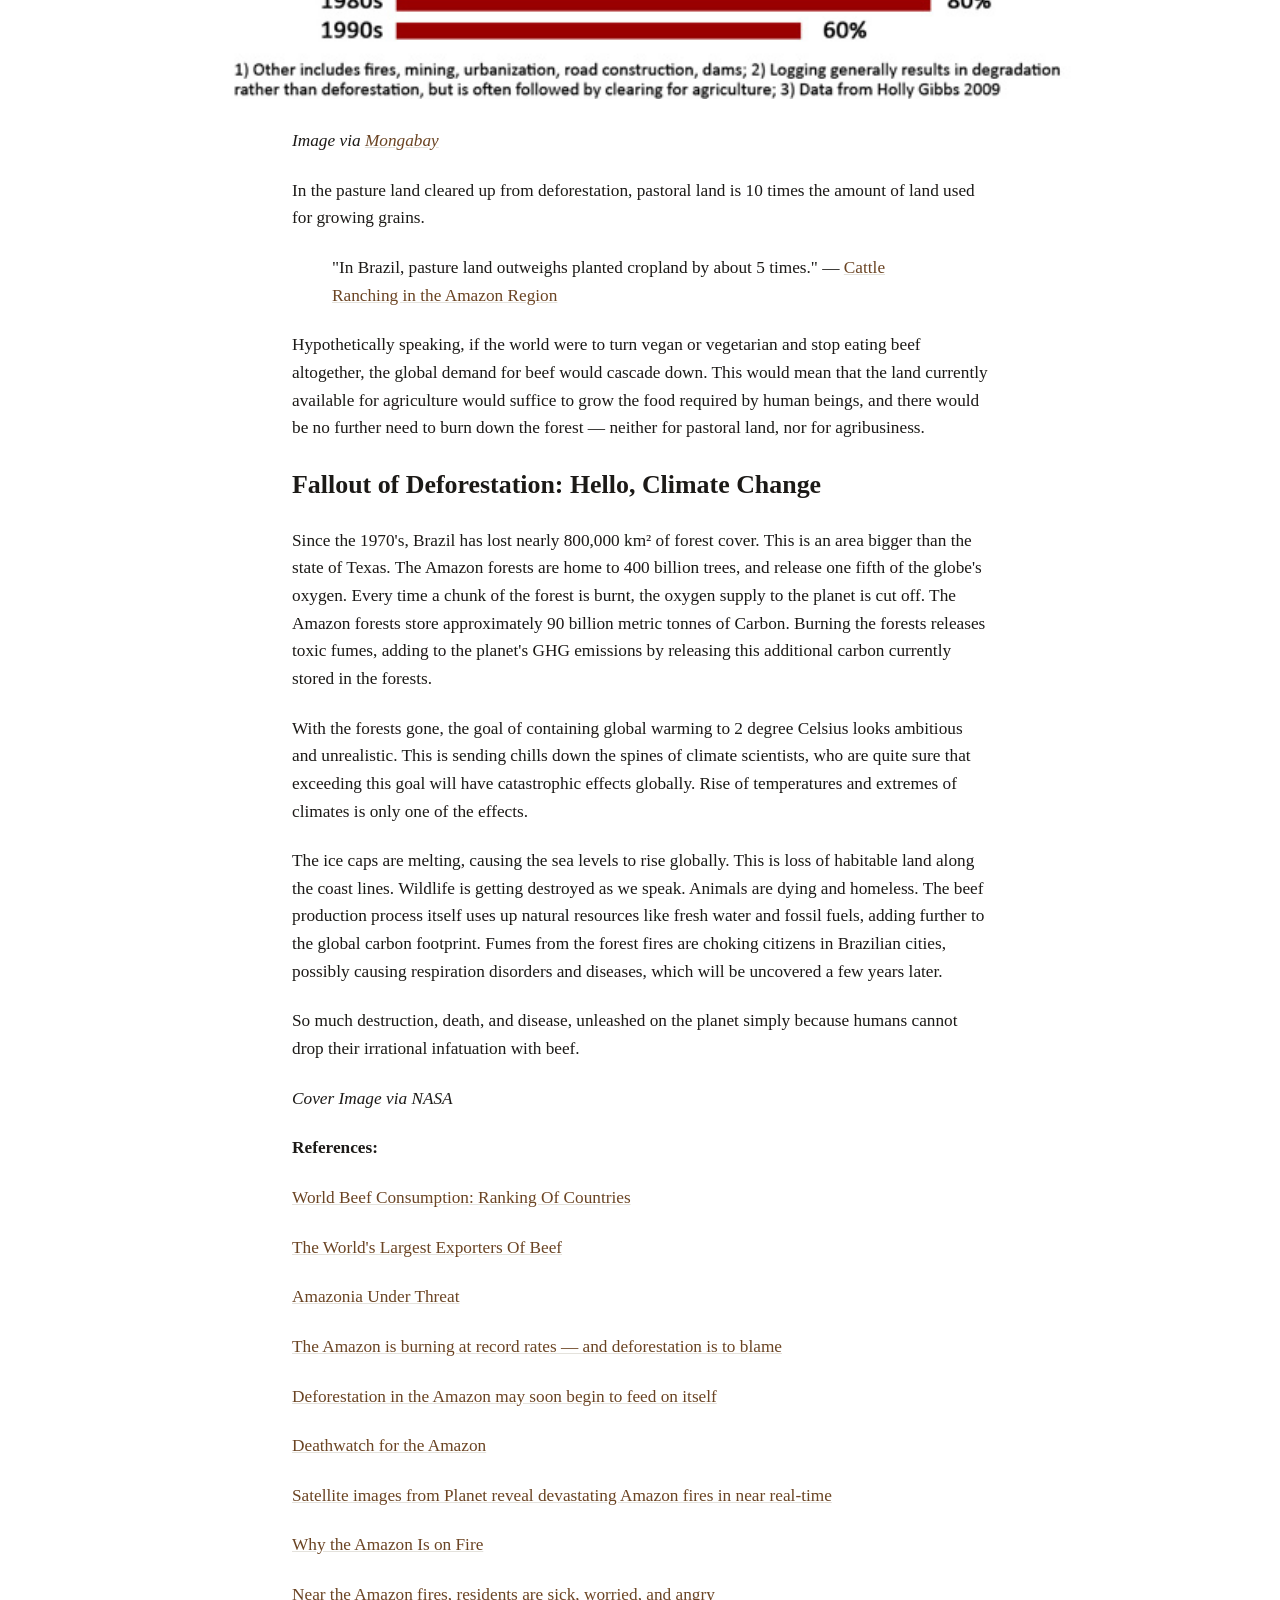
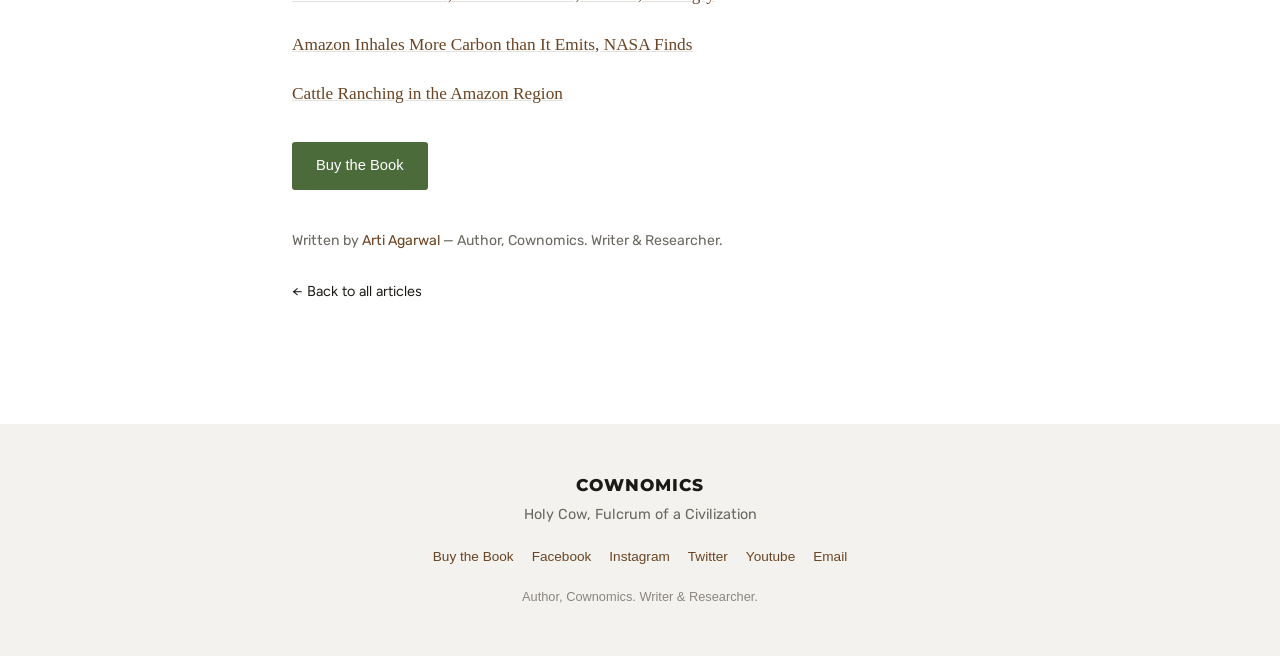
<file: what-the-burning-amazon-forests-have-to-do-with-the-beef-industry.html>
<!DOCTYPE html>
<html lang="en">
<head>
<meta charset="UTF-8">
<meta name="viewport" content="width=device-width, initial-scale=1.0">
<title>What the Burning Amazon Forests Have To Do With the Beef Industry — Cownomics</title>
<meta name="description" content="So much destruction, death, and disease, unleashed on the planet simply because humans cannot drop their irrational infatuation with beef.">
<link rel="canonical" href="https://cownomics.com/what-the-burning-amazon-forests-have-to-do-with-the-beef-industry.html">

<link rel="icon" type="image/png" href="images/favicon.png">
<link rel="apple-touch-icon" href="images/favicon.png">

<meta property="og:type" content="article">
<meta property="og:site_name" content="Cownomics">
<meta property="og:title" content="What the Burning Amazon Forests Have To Do With the Beef Industry">
<meta property="og:description" content="So much destruction, death, and disease, unleashed on the planet simply because humans cannot drop their irrational infatuation with beef.">
<meta property="og:url" content="https://cownomics.com/what-the-burning-amazon-forests-have-to-do-with-the-beef-industry.html">
<meta property="og:image" content="images/ca0ce-brazilfires_amo_2019223_lrg-xs.jpg">
<meta property="og:image:alt" content="Brazil - Burning Amazon rain forests by NASA">

<meta name="twitter:card" content="summary_large_image">
<meta name="twitter:title" content="What the Burning Amazon Forests Have To Do With the Beef Industry">
<meta name="twitter:description" content="So much destruction, death, and disease, unleashed on the planet simply because humans cannot drop their irrational infatuation with beef.">
<meta name="twitter:image" content="images/ca0ce-brazilfires_amo_2019223_lrg-xs.jpg">
<meta name="twitter:image:alt" content="Brazil - Burning Amazon rain forests by NASA">

<link rel="preconnect" href="https://fonts.googleapis.com">
<link rel="preconnect" href="https://fonts.gstatic.com" crossorigin>
<link href="https://fonts.googleapis.com/css2?family=Figtree:wght@400;500;600;700&family=Montserrat:wght@700;800&family=Rubik:wght@400;500&display=swap" rel="stylesheet">
<link rel="stylesheet" href="styles.css">
</head>
<body>

<header class="site-header">
  <div class="header-inner">
    <a href="/" class="logo">Cownomics</a>
    <nav class="main-nav">
      <a href="/buy.html">Buy the Book</a>
      <a href="https://agarwalarti.github.io">Author</a>
    </nav>
  </div>
</header>

<main class="article">
  <div class="article-container">

    <p class="article-meta">
      <span class="article-meta-date">26 Aug 2019</span>
      <span class="article-meta-tag">Research</span>
    </p>

    <h1 class="article-headline">What the Burning Amazon Forests Have To Do With the Beef Industry</h1>

    <img class="article-cover" src="images/ca0ce-brazilfires_amo_2019223_lrg-xs.jpg" alt="Brazil - Burning Amazon rain forests by NASA">

    <div class="article-body">
      <p>Brazil is world's third largest consumer of beef. It consumes 13% of all beef produced globally. It is also the highest beef consumer per capita, alongside the USA. Brazil is also the world's largest exporter of beef, along side India.</p>
<p>Beef in Brazil comes primarily from cows, many of which are Zebu cows imported from India. These cows require pastures for grazing, and cow feed for consumption. To meet these requirements, land needs to be cleared up for creating "pastures" and fields.</p>
<p>Brazil ran out of its share of pastoral land many years ago. The answer to the problem? Forests of Amazon.</p>
<h2>The Burning Rain Forests of Amazon</h2>
<p>The forests of Amazon are rain forests: meaning they create their own rain, to a great extent, in layman terms. These forests are a unique ecosystem, where the thick vegetation and trees are part responsible for the rainfall they receive, due to evapotranspiration. Simply put, no forest = no rain. The virtuous cycle of rain and flourishing forests will end if there were no forests left. The land will become parched and it will be impossible to create a forest out of that land again.</p>
<p>Deforestation in the Amazonia has been going on for several decades. Brazil has been seeing forest fires year in and year out, with the number and intensity of fires setting new records in 2019.</p>
<p>Deforestation is a problem that affects multiple generations, for the simple reason that once a part of the forest is burnt, it does not grow back. So the yearly forest fires are a compounded problem. Even if, perceptually speaking, the "rate" of the fire in a subsequent year is less, it only lessens the spread of the problem, does not eliminate it, and does not undo the problem already created in the previous years. Every year's deforestation is added on top of the deforestation that has already happened. It leaves a charred landscape behind, the perfect picture of devastation, in place of lush green vegetation and teeming wildlife.</p>
<p>The worst part is that most of these forest fires are man made: they are started by humans, for multiple reasons, mostly illegal.</p>
<h2>Causes of Forest Fires: "The Hamburger Connection"</h2>
<p>The beef industry is squarely to blame for the unabated forest fires in the Amazon forests of Brazil. Though the world woke up to this menace only recently, the speedily booming beef industry in Brazil has translated to thinner and thinner forest cover over the last few decades. Much of the food grown, as part of agribusiness, is also meant to feed cows, or exported to countries like China, to feed their livestock. So, indirectly, the agribusiness is also flourishing — and eating into the Amazon rain forests — due to the beef industry.</p>
<p>The beef industry in Brazil saw an upward rise in the late 1990's and early 2000's. This should have rung alarm bells, but instead was allowed to grow, as it contributed monetarily to the country's economy, with mounting beef exports, ignoring the destruction of the forests, which is the painful cost which came with the industrial scale of expansion of beef industry.</p>
<p>According to the Yale School of Forestry and Environmental Studies:</p>
<blockquote>
<p>"Approximately 450,000 square kilometers of deforested Amazon in Brazil are now in cattle pasture."
— <a href="https://globalforestatlas.yale.edu/amazon/land-use/cattle-ranching">Cattle Ranching in the Amazon Region</a></p>
</blockquote>
<p><img alt="Causes of Deforestation in Brazilian Amazon" src="images/ae4a9-deforestation-in-the-amazon.jpg" />
<em>Image via <a href="https://rainforests.mongabay.com/amazon/charts.html">Mongabay</a></em></p>
<p>In the pasture land cleared up from deforestation, pastoral land is 10 times the amount of land used for growing grains.</p>
<blockquote>
<p>"In Brazil, pasture land outweighs planted cropland by about 5 times."
— <a href="https://globalforestatlas.yale.edu/amazon/land-use/cattle-ranching">Cattle Ranching in the Amazon Region</a></p>
</blockquote>
<p>Hypothetically speaking, if the world were to turn vegan or vegetarian and stop eating beef altogether, the global demand for beef would cascade down. This would mean that the land currently available for agriculture would suffice to grow the food required by human beings, and there would be no further need to burn down the forest — neither for pastoral land, nor for agribusiness.</p>
<h2>Fallout of Deforestation: Hello, Climate Change</h2>
<p>Since the 1970's, Brazil has lost nearly 800,000 km² of forest cover. This is an area bigger than the state of Texas. The Amazon forests are home to 400 billion trees, and release one fifth of the globe's oxygen. Every time a chunk of the forest is burnt, the oxygen supply to the planet is cut off. The Amazon forests store approximately 90 billion metric tonnes of Carbon. Burning the forests releases toxic fumes, adding to the planet's GHG emissions by releasing this additional carbon currently stored in the forests.</p>
<p>With the forests gone, the goal of containing global warming to 2 degree Celsius looks ambitious and unrealistic. This is sending chills down the spines of climate scientists, who are quite sure that exceeding this goal will have catastrophic effects globally. Rise of temperatures and extremes of climates is only one of the effects.</p>
<p>The ice caps are melting, causing the sea levels to rise globally. This is loss of habitable land along the coast lines. Wildlife is getting destroyed as we speak. Animals are dying and homeless. The beef production process itself uses up natural resources like fresh water and fossil fuels, adding further to the global carbon footprint. Fumes from the forest fires are choking citizens in Brazilian cities, possibly causing respiration disorders and diseases, which will be uncovered a few years later.</p>
<p>So much destruction, death, and disease, unleashed on the planet simply because humans cannot drop their irrational infatuation with beef.</p>
<p><em>Cover Image via NASA</em></p>
<p><strong>References:</strong></p>
<p><a href="http://beefmarketcentral.com/story-world-beef-consumption-ranking-countries-146-106879">World Beef Consumption: Ranking Of Countries</a></p>
<p><a href="https://www.worldatlas.com/articles/the-world-s-largest-exporters-of-beef.html">The World's Largest Exporters Of Beef</a></p>
<p><a href="https://www.nationalgeographic.com/climate-change/explore-amazonia/">Amazonia Under Threat</a></p>
<p><a href="https://www.nationalgeographic.com/environment/2019/08/wildfires-in-amazon-caused-by-deforestation/">The Amazon is burning at record rates — and deforestation is to blame</a></p>
<p><a href="https://www.economist.com/graphic-detail/2019/08/15/deforestation-in-the-amazon-may-soon-begin-to-feed-on-itself">Deforestation in the Amazon may soon begin to feed on itself</a></p>
<p><a href="https://www.economist.com/leaders/2019/08/01/deathwatch-for-the-amazon">Deathwatch for the Amazon</a></p>
<p><a href="https://news.mongabay.com/2019/08/satellite-images-from-planet-reveal-devastating-amazon-fires-in-near-real-time/">Satellite images from Planet reveal devastating Amazon fires in near real-time</a></p>
<p><a href="https://www.citylab.com/environment/2019/08/amazon-rainforest-fire-map-burning-bolsonaro-deforestation-map/596605/">Why the Amazon Is on Fire</a></p>
<p><a href="https://www.nationalgeographic.com/environment/2019/08/near-brazil-amazon-fires-residents-sick-worried-angry/">Near the Amazon fires, residents are sick, worried, and angry</a></p>
<p><a href="https://www.nasa.gov/jpl/news/amazon20140318/">Amazon Inhales More Carbon than It Emits, NASA Finds</a></p>
<p><a href="https://globalforestatlas.yale.edu/amazon/land-use/cattle-ranching">Cattle Ranching in the Amazon Region</a></p>
    </div>

    <a class="btn" href="/buy.html">Buy the Book</a>

    <p class="article-byline">Written by <a href="https://gravatar.com/parantapah">Arti Agarwal</a> — Author, Cownomics. Writer &amp; Researcher.</p>

    <a class="back-link" href="/">← Back to all articles</a>

  </div>
</main>

<footer class="site-footer">
  <div class="footer-inner">
    <p class="footer-brand">Cownomics</p>
    <p class="footer-tagline">Holy Cow, Fulcrum of a Civilization</p>
    <div class="footer-links">
      <a href="/buy.html">Buy the Book</a>
      <a href="https://www.facebook.com/cownomics">Facebook</a>
      <a href="https://instagram.com/cownomics">Instagram</a>
      <a href="https://twitter.com/parantapah">Twitter</a>
      <a href="https://youtube.com/c/ArtiAgarwalCownomics">Youtube</a>
      <a href="mailto:arti@artiagarwal.me">Email</a>
    </div>
    <p class="footer-note">Author, Cownomics. Writer &amp; Researcher.</p>
  </div>
</footer>

</body>
</html>
</file>
<file: styles.css>
:root {
  --white: #FFFFFF;
  --ash: #F3F2EF;
  --ash-line: #E4E2DC;
  --black: #1C1A17;
  --brown: #6B4423;
  --orange: #D9762B;
  --green: #4B6B3A;
}

* { box-sizing: border-box; }

body {
  margin: 0;
  background: var(--white);
  color: var(--black);
  font-family: "Georgia", "Iowan Old Style", serif;
  line-height: 1.6;
}

a { color: var(--brown); text-decoration: none; }
a:hover { color: var(--orange); }

/* Header */
.site-header {
  background: var(--ash);
}
.header-inner {
  max-width: 1080px;
  margin: 0 auto;
  padding: 22px 32px;
  display: flex;
  justify-content: space-between;
  align-items: center;
  flex-wrap: wrap;
  gap: 12px;
}
.logo {
  font-family: "Montserrat", Arial, sans-serif;
  font-weight: 800;
  font-size: 1.25rem;
  letter-spacing: 0.06em;
  text-transform: uppercase;
  color: var(--black);
}
.main-nav {
  display: flex;
  gap: 28px;
  font-family: "Figtree", "Helvetica Neue", Arial, sans-serif;
  font-size: 0.92rem;
}
.main-nav a { color: var(--black); }
.main-nav a:hover { color: var(--orange); }

/* Hero */
.hero {
  display: flex;
  min-height: 440px;
}
.hero-image, .hero-text {
  flex: 1 1 50%;
}
.hero-image {
  background: var(--ash);
  overflow: hidden;
}
.hero-image img {
  width: 100%;
  height: 100%;
  object-fit: cover;
  display: block;
}
.hero-text {
  display: flex;
  flex-direction: column;
  justify-content: center;
  padding: 56px 64px;
}
.eyebrow {
  font-family: "Rubik", "Helvetica Neue", Arial, sans-serif;
  text-transform: uppercase;
  letter-spacing: 0.14em;
  font-size: 0.78rem;
  color: var(--orange);
  margin: 0 0 14px;
}
.hero-text h1 {
  font-family: "Figtree", "Helvetica Neue", Arial, sans-serif;
  font-weight: 700;
  font-size: 2.4rem;
  line-height: 1.2;
  margin: 0 0 20px;
  color: var(--brown);
}
.hero-sub {
  font-family: "Rubik", "Helvetica Neue", Arial, sans-serif;
  color: #4a4741;
  font-size: 1rem;
  max-width: 40ch;
  margin: 0 0 28px;
}
.btn {
  display: inline-block;
  font-family: "Helvetica Neue", Arial, sans-serif;
  background: var(--green);
  color: var(--white);
  padding: 12px 24px;
  border-radius: 3px;
  font-size: 0.92rem;
  width: fit-content;
}
.btn:hover { background: #3c5730; color: var(--white); }

/* Landing sections */
.landing {
  max-width: 780px;
  margin: 0 auto;
  padding: 0 32px;
}
.intro {
  padding: 56px 0 8px;
  font-size: 1.08rem;
  color: #3a3733;
}
.articles { padding: 40px 0 80px; }
.articles h2 {
  font-family: "Figtree", "Helvetica Neue", Arial, sans-serif;
  font-weight: 600;
  text-transform: uppercase;
  letter-spacing: 0.1em;
  font-size: 0.85rem;
  color: var(--black);
  border-bottom: 1px solid var(--ash-line);
  padding-bottom: 12px;
  margin-bottom: 4px;
}
.article-list {
  list-style: none;
  margin: 0;
  padding: 0;
}
.article-row {
  display: flex;
  align-items: baseline;
  gap: 18px;
  padding: 16px 0;
  border-bottom: 1px solid var(--ash-line);
}
.article-date {
  font-family: "Rubik", "Helvetica Neue", Arial, sans-serif;
  font-size: 0.82rem;
  color: #8a8680;
  width: 88px;
  flex-shrink: 0;
}
.article-title {
  flex: 1;
  font-family: "Figtree", "Helvetica Neue", Arial, sans-serif;
  font-weight: 500;
  font-size: 1.05rem;
  color: var(--brown);
}
.article-title:hover { color: var(--orange); }
.article-tag {
  font-family: "Rubik", "Helvetica Neue", Arial, sans-serif;
  font-size: 0.75rem;
  text-transform: uppercase;
  letter-spacing: 0.06em;
  color: var(--green);
  flex-shrink: 0;
}

/* Footer */
.site-footer {
  background: var(--ash);
  margin-top: 40px;
}
.footer-inner {
  max-width: 780px;
  margin: 0 auto;
  padding: 48px 32px;
  text-align: center;
  font-family: "Helvetica Neue", Arial, sans-serif;
}
.footer-brand {
  font-family: "Montserrat", Arial, sans-serif;
  text-transform: uppercase;
  letter-spacing: 0.06em;
  font-weight: 800;
  font-size: 1.05rem;
  margin: 0 0 4px;
  color: var(--black);
}
.footer-tagline {
  font-family: "Rubik", "Helvetica Neue", Arial, sans-serif;
  color: #6b6860;
  font-size: 0.9rem;
  margin: 0 0 20px;
}
.footer-links {
  display: flex;
  justify-content: center;
  flex-wrap: wrap;
  gap: 18px;
  font-size: 0.85rem;
  margin-bottom: 20px;
}
.footer-note {
  font-size: 0.8rem;
  color: #8a8680;
  margin: 0;
}

/* Responsive */
@media (max-width: 720px) {
  .hero { flex-direction: column; }
  .hero-image { min-height: 240px; }
  .hero-text { padding: 40px 28px; }
  .hero-text h1 { font-size: 1.9rem; }
  .article-row { flex-wrap: wrap; }
  .article-date { order: 3; width: auto; }
  .article-tag { order: 2; }
  .article-title { order: 1; flex-basis: 100%; }
  .article-headline { font-size: 1.7rem; }
  .article-body img {
    width: 100%;
    margin-left: 0;
    max-width: 100%;
  }
}

/* Article page */
.article-container {
  max-width: 760px;
  margin: 0 auto;
  padding: 56px 32px 80px;
}
.article-meta {
  font-family: "Rubik", "Helvetica Neue", Arial, sans-serif;
  font-size: 0.82rem;
  display: flex;
  gap: 16px;
  align-items: baseline;
  margin: 0 0 18px;
}
.article-meta-date { color: #8a8680; }
.article-meta-tag {
  text-transform: uppercase;
  letter-spacing: 0.06em;
  color: var(--green);
}
.article-headline {
  font-family: "Figtree", "Helvetica Neue", Arial, sans-serif;
  font-weight: 700;
  font-size: 2.1rem;
  line-height: 1.25;
  color: var(--brown);
  margin: 0 0 32px;
}
.article-cover {
  width: 100%;
  height: auto;
  border-radius: 3px;
  margin-bottom: 36px;
  display: block;
  background: var(--ash);
}
.article-body {
  font-size: 1.08rem;
  color: var(--black);
}
.article-body p {
  margin: 0 0 22px;
}
.article-body img {
  max-width: min(94vw, 1200px);
  width: calc(100% + 240px);
  margin-left: -120px;
  height: auto;
  border-radius: 3px;
  display: block;
  margin-top: 28px;
  margin-bottom: 28px;
}
.article-body a {
  text-decoration: underline;
  text-decoration-color: var(--ash-line);
}
.article-body a:hover { color: var(--orange); }
.article-byline {
  font-family: "Rubik", "Helvetica Neue", Arial, sans-serif;
  font-size: 0.88rem;
  color: #6b6860;
  margin: 32px 0 8px;
}
.article-byline a { color: var(--brown); }
.back-link {
  display: inline-block;
  font-family: "Figtree", "Helvetica Neue", Arial, sans-serif;
  font-size: 0.9rem;
  margin-top: 20px;
  color: var(--black);
}
.back-link:hover { color: var(--orange); }
.article .btn {
  margin: 12px 0 8px;
}

/* Buy page */
.buy-container {
  max-width: 680px;
  margin: 0 auto;
  padding: 56px 32px 80px;
}
.buy-headline {
  font-family: "Figtree", "Helvetica Neue", Arial, sans-serif;
  font-weight: 700;
  font-size: 2.1rem;
  color: var(--brown);
  margin: 0 0 28px;
}
.buy-banner {
  width: 100%;
  height: auto;
  border-radius: 3px;
  margin-bottom: 32px;
  display: block;
  background: var(--ash);
}
.buy-intro {
  font-size: 1.08rem;
  color: var(--black);
  margin: 0 0 40px;
}
.buy-group {
  margin-bottom: 36px;
  padding-top: 24px;
  border-top: 1px solid var(--ash-line);
}
.buy-group h2 {
  font-family: "Figtree", "Helvetica Neue", Arial, sans-serif;
  font-weight: 600;
  font-size: 1.15rem;
  color: var(--brown);
  margin: 0 0 16px;
}
.buy-links {
  display: flex;
  flex-wrap: wrap;
  gap: 12px;
}
.buy-links .btn {
  margin: 0;
}
.buy-byline {
  font-family: "Rubik", "Helvetica Neue", Arial, sans-serif;
  font-size: 0.88rem;
  color: #6b6860;
  margin: 32px 0 8px;
}
.buy-byline a { color: var(--brown); }
</file>
